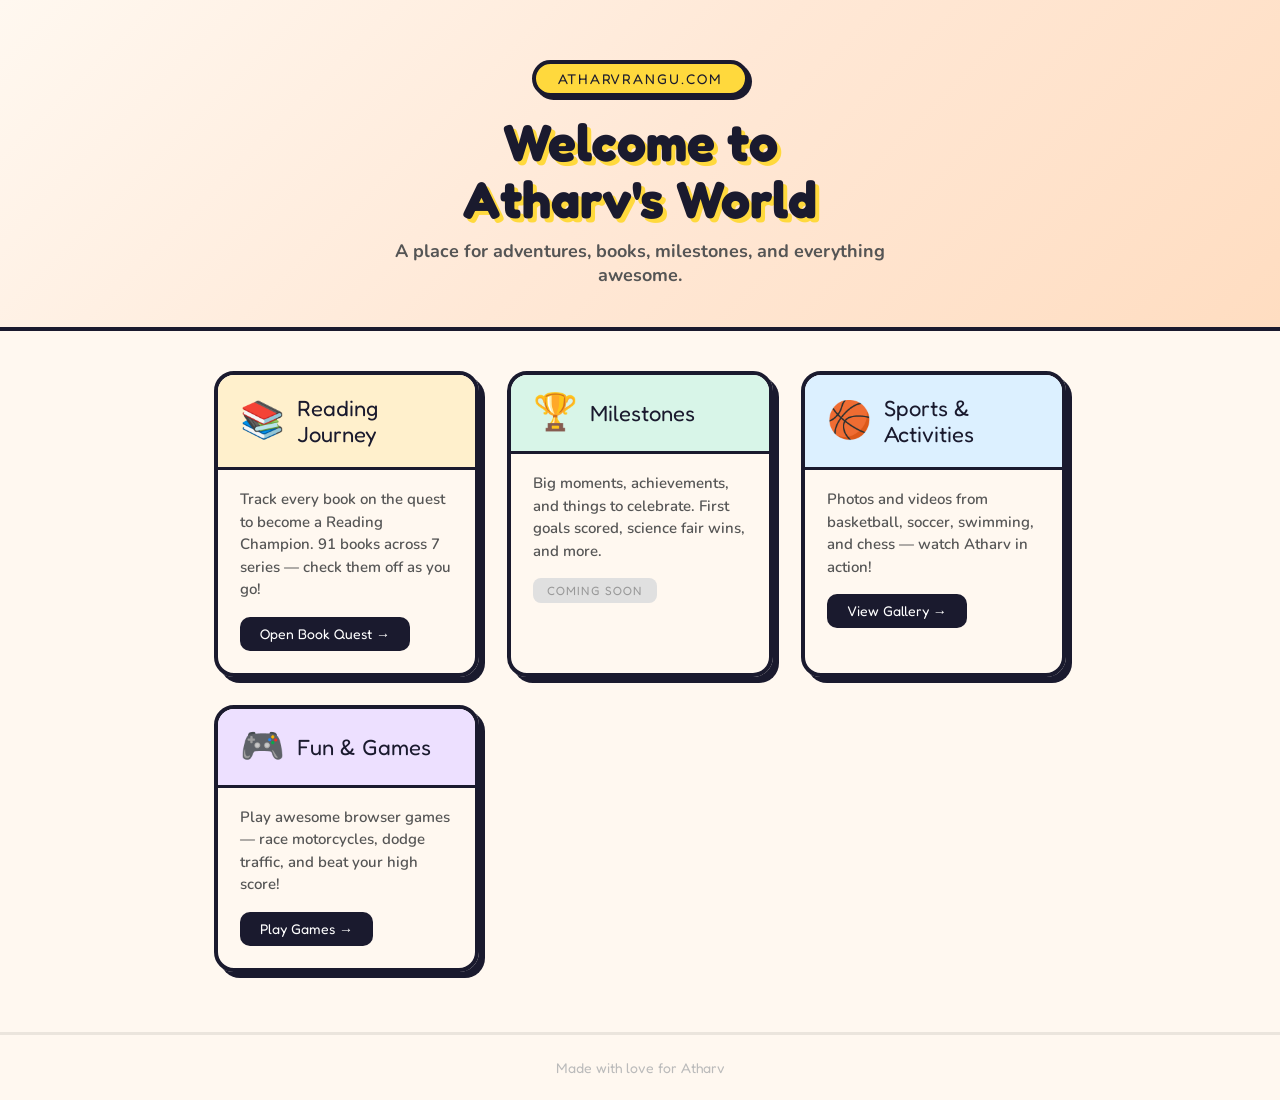
<file: index.html>
<!DOCTYPE html>
<html lang="en">
<head>
<meta charset="UTF-8">
<meta name="viewport" content="width=device-width, initial-scale=1.0">
<title>Atharv's World</title>
<link href="https://fonts.googleapis.com/css2?family=Fredoka+One&family=Nunito:wght@400;600;700;800&display=swap" rel="stylesheet">
<link rel="stylesheet" href="/assets/style.css">
<style>
  /* HERO */
  .hero {
    text-align: center;
    padding: 60px 24px 40px;
    background: linear-gradient(135deg, #FFF8F0 0%, #FFE8D6 50%, #FFDDC1 100%);
    border-bottom: 4px solid var(--text);
  }
  .hero-badge {
    display: inline-block;
    background: var(--yellow);
    border: 4px solid var(--text);
    border-radius: 50px;
    padding: 6px 22px;
    font-family: 'Fredoka One', cursive;
    font-size: 14px;
    letter-spacing: 2px;
    text-transform: uppercase;
    margin-bottom: 16px;
    box-shadow: 3px 3px 0 var(--text);
  }
  .hero h1 {
    font-family: 'Fredoka One', cursive;
    font-size: 52px;
    line-height: 1.1;
    color: var(--text);
    text-shadow: 4px 4px 0 var(--yellow);
    margin-bottom: 12px;
  }
  .hero p {
    font-size: 18px;
    font-weight: 700;
    color: #555;
    max-width: 500px;
    margin: 0 auto;
  }

  /* SECTIONS GRID */
  .sections {
    max-width: 900px;
    margin: 0 auto;
    padding: 40px 24px 60px;
    display: grid;
    grid-template-columns: repeat(auto-fit, minmax(260px, 1fr));
    gap: 28px;
  }

  /* CARD */
  .card {
    border: 4px solid var(--text);
    border-radius: 20px;
    overflow: hidden;
    box-shadow: 6px 6px 0 var(--text);
    transition: transform 0.15s, box-shadow 0.15s;
    display: flex;
    flex-direction: column;
  }
  .card:hover {
    transform: translate(-3px, -3px);
    box-shadow: 9px 9px 0 var(--text);
  }
  .card-header {
    padding: 20px 22px;
    border-bottom: 3px solid var(--text);
    display: flex;
    align-items: center;
    gap: 12px;
  }
  .card-icon {
    font-size: 36px;
    line-height: 1;
  }
  .card-title {
    font-family: 'Fredoka One', cursive;
    font-size: 22px;
  }
  .card-body {
    padding: 18px 22px 22px;
    flex: 1;
  }
  .card-body p {
    font-size: 15px;
    font-weight: 600;
    color: #555;
    line-height: 1.5;
    margin-bottom: 16px;
  }
  .card-link {
    display: inline-block;
    background: var(--text);
    color: white;
    font-family: 'Fredoka One', cursive;
    font-size: 14px;
    padding: 8px 20px;
    border-radius: 10px;
    transition: background 0.2s;
  }
  .card-link:hover {
    background: var(--orange);
  }

  /* CARD COLORS */
  .card-reading .card-header { background: #FFF0CC; }
  .card-milestones .card-header { background: #D8F5E8; }
  .card-photos .card-header { background: #DCF0FF; }
  .card-games .card-header { background: #EDE0FF; }

  /* COMING SOON BADGE */
  .coming-soon {
    display: inline-block;
    background: #e0e0e0;
    color: #999;
    font-family: 'Fredoka One', cursive;
    font-size: 12px;
    padding: 5px 14px;
    border-radius: 8px;
    letter-spacing: 1px;
    text-transform: uppercase;
  }

  /* FOOTER */
  .footer {
    text-align: center;
    padding: 24px;
    border-top: 3px solid rgba(0,0,0,0.08);
    font-family: 'Fredoka One', cursive;
    font-size: 14px;
    color: #bbb;
  }
</style>
</head>
<body>

<div class="hero">
  <div class="hero-badge">atharvrangu.com</div>
  <h1>Welcome to<br>Atharv's World</h1>
  <p>A place for adventures, books, milestones, and everything awesome.</p>
</div>

<div class="sections">

  <!-- Reading Journey -->
  <a href="/reading/" class="card card-reading">
    <div class="card-header">
      <span class="card-icon">📚</span>
      <span class="card-title">Reading Journey</span>
    </div>
    <div class="card-body">
      <p>Track every book on the quest to become a Reading Champion. 91 books across 7 series — check them off as you go!</p>
      <span class="card-link">Open Book Quest &rarr;</span>
    </div>
  </a>

  <!-- Milestones (placeholder) -->
  <div class="card card-milestones">
    <div class="card-header">
      <span class="card-icon">🏆</span>
      <span class="card-title">Milestones</span>
    </div>
    <div class="card-body">
      <p>Big moments, achievements, and things to celebrate. First goals scored, science fair wins, and more.</p>
      <span class="coming-soon">Coming Soon</span>
    </div>
  </div>

  <!-- Photos (placeholder) -->
  <a href="/gallery/" class="card card-photos">
    <div class="card-header">
      <span class="card-icon">🏀</span>
      <span class="card-title">Sports &amp; Activities</span>
    </div>
    <div class="card-body">
      <p>Photos and videos from basketball, soccer, swimming, and chess — watch Atharv in action!</p>
      <span class="card-link">View Gallery &rarr;</span>
    </div>
  </a>

  <!-- Games -->
  <a href="/games/" class="card card-games">
    <div class="card-header">
      <span class="card-icon">🎮</span>
      <span class="card-title">Fun & Games</span>
    </div>
    <div class="card-body">
      <p>Play awesome browser games — race motorcycles, dodge traffic, and beat your high score!</p>
      <span class="card-link">Play Games &rarr;</span>
    </div>
  </a>

</div>

<div class="footer">
  Made with love for Atharv
</div>

</body>
</html>
</file>
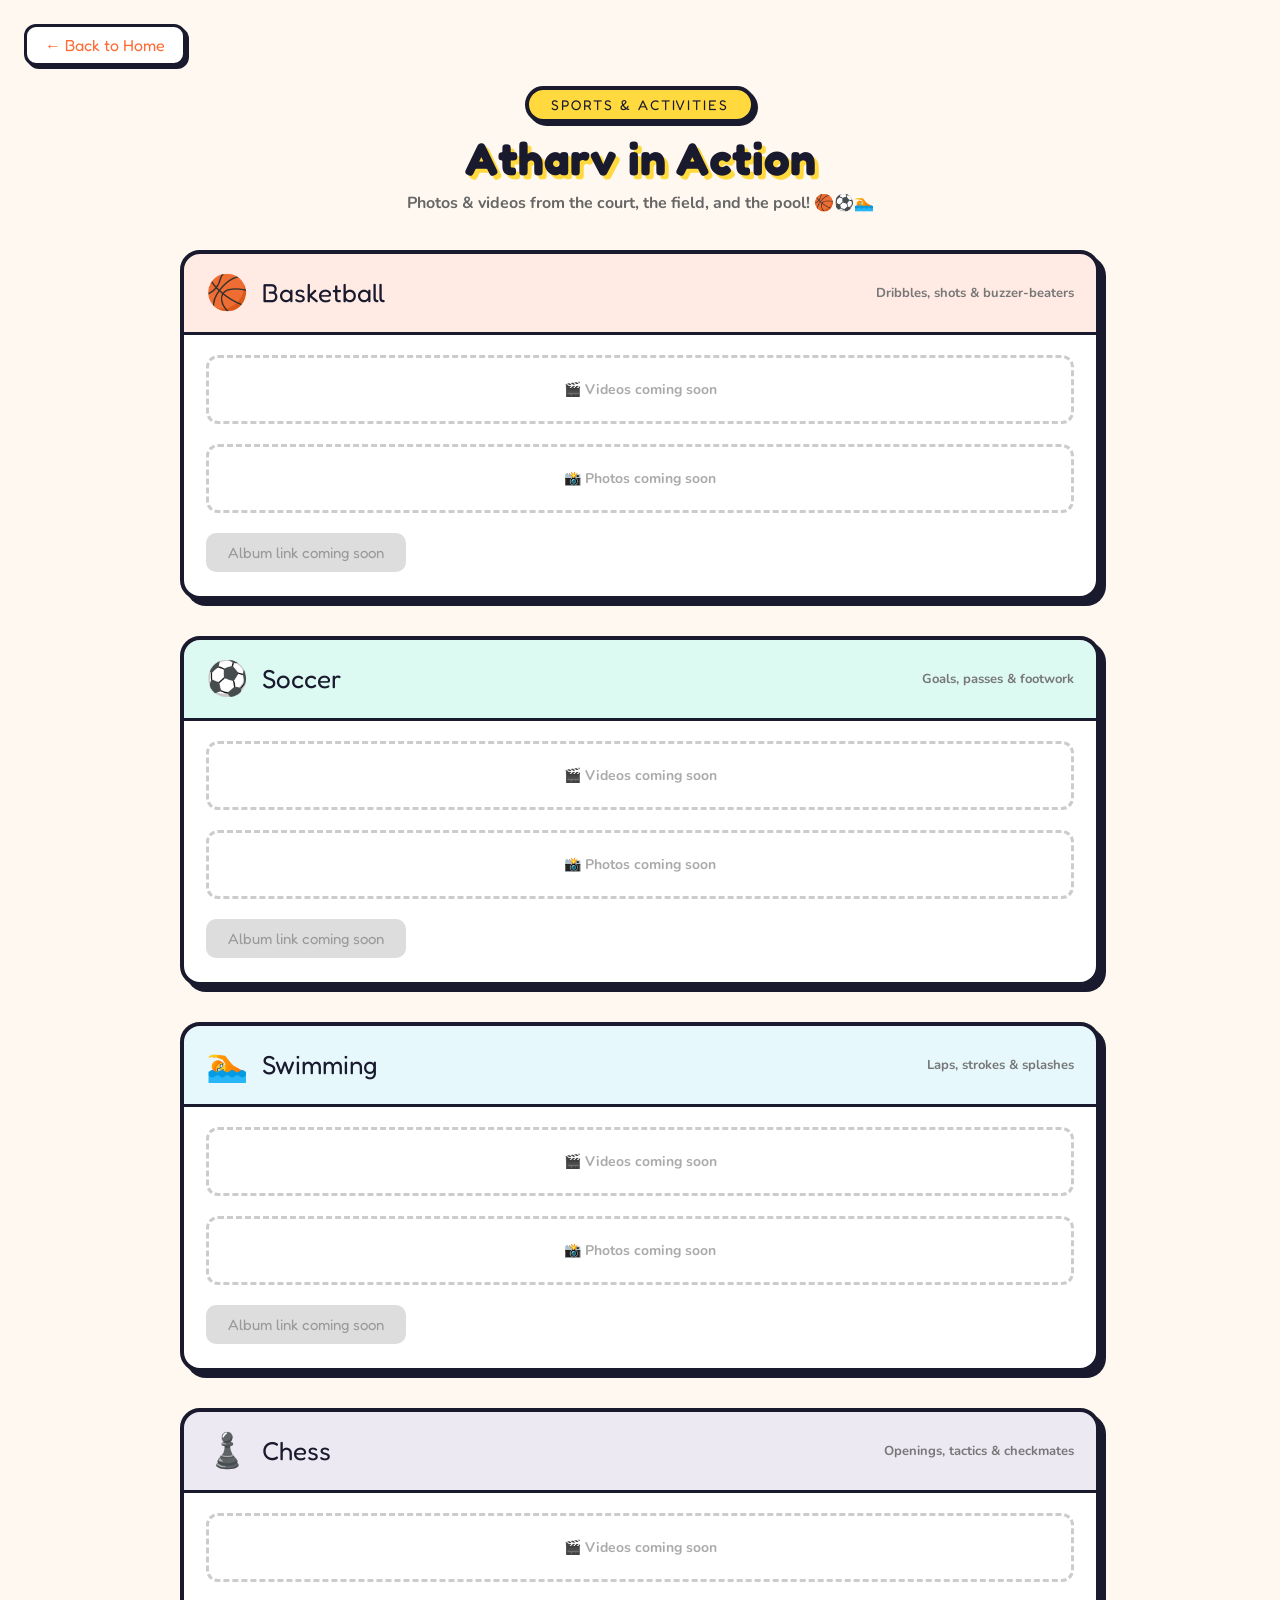
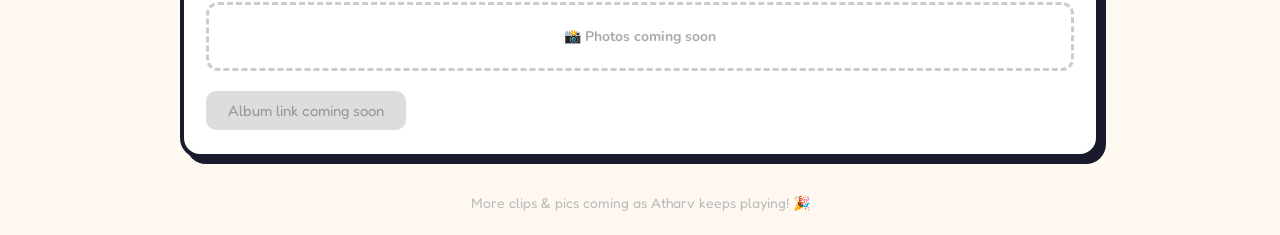
<file: gallery/index.html>
<!DOCTYPE html>
<html lang="en">
<head>
<meta charset="UTF-8">
<meta name="viewport" content="width=device-width, initial-scale=1.0">
<title>Atharv's Sports & Activities</title>
<link href="https://fonts.googleapis.com/css2?family=Fredoka+One&family=Nunito:wght@400;600;700;800&display=swap" rel="stylesheet">
<style>
  :root {
    --yellow: #FFD93D; --orange: #FF6B35; --pink: #FF6B9D; --green: #06D6A0;
    --blue: #4CC9F0; --purple: #7B5EA7; --red: #EF233C; --bg: #FFF8F0; --text: #1A1A2E;
  }
  * { margin: 0; padding: 0; box-sizing: border-box; }
  body { font-family: 'Nunito', sans-serif; background: var(--bg); color: var(--text); min-height: 100vh; padding: 24px; }
  a { text-decoration: none; color: inherit; }

  .back-link {
    display: inline-block; margin-bottom: 20px; font-family: 'Fredoka One', cursive; font-size: 16px;
    color: var(--orange); border: 3px solid var(--text); border-radius: 12px; padding: 8px 18px;
    background: white; box-shadow: 3px 3px 0 var(--text); transition: transform 0.1s, box-shadow 0.1s;
  }
  .back-link:hover { transform: translate(-2px, -2px); box-shadow: 5px 5px 0 var(--text); }

  .header { text-align: center; margin-bottom: 36px; }
  .header-badge {
    display: inline-block; background: var(--yellow); border: 4px solid var(--text); border-radius: 50px;
    padding: 6px 22px; font-family: 'Fredoka One', cursive; font-size: 14px; letter-spacing: 2px;
    text-transform: uppercase; margin-bottom: 10px; box-shadow: 3px 3px 0 var(--text);
  }
  h1 { font-family: 'Fredoka One', cursive; font-size: 46px; line-height: 1.1; text-shadow: 4px 4px 0 var(--yellow); }
  .subtitle { font-size: 16px; font-weight: 700; color: #666; margin-top: 8px; }

  .container { max-width: 920px; margin: 0 auto; }

  .sport {
    border: 4px solid var(--text); border-radius: 20px; overflow: hidden;
    box-shadow: 6px 6px 0 var(--text); margin-bottom: 36px; background: white;
  }
  .sport-header {
    display: flex; align-items: center; gap: 14px; padding: 16px 22px; border-bottom: 3px solid var(--text);
  }
  .sport-emoji { font-size: 34px; }
  .sport-title { font-family: 'Fredoka One', cursive; font-size: 26px; flex: 1; }
  .sport-tag { font-size: 13px; font-weight: 700; color: #777; }
  .sport-body { padding: 20px 22px 24px; }

  .block-label {
    font-family: 'Fredoka One', cursive; font-size: 15px; margin: 4px 0 12px; display: flex; align-items: center; gap: 8px;
  }

  /* Video grid (responsive 16:9) */
  .videos { display: grid; grid-template-columns: repeat(auto-fit, minmax(260px, 1fr)); gap: 16px; margin-bottom: 22px; }
  .video-wrap {
    position: relative; width: 100%; padding-top: 56.25%; border: 3px solid var(--text);
    border-radius: 12px; overflow: hidden; background: #000;
  }
  .video-wrap iframe { position: absolute; inset: 0; width: 100%; height: 100%; border: 0; }

  /* Photo grid */
  .photos { display: grid; grid-template-columns: repeat(auto-fill, minmax(150px, 1fr)); gap: 12px; margin-bottom: 20px; }
  .photo {
    border: 3px solid var(--text); border-radius: 12px; overflow: hidden; aspect-ratio: 1 / 1;
    background: #eee; box-shadow: 3px 3px 0 var(--text);
  }
  .photo img { width: 100%; height: 100%; object-fit: cover; display: block; }

  .empty {
    border: 3px dashed #ccc; border-radius: 12px; padding: 22px; text-align: center;
    font-weight: 700; color: #aaa; font-size: 14px; margin-bottom: 20px;
  }

  .album-btn {
    display: inline-block; background: var(--text); color: white; font-family: 'Fredoka One', cursive;
    font-size: 15px; padding: 10px 22px; border-radius: 10px; transition: background 0.2s;
  }
  .album-btn:hover { background: var(--orange); }
  .album-btn.disabled { background: #ddd; color: #999; pointer-events: none; }

  .footer { text-align: center; margin-top: 36px; font-family: 'Fredoka One', cursive; font-size: 14px; color: #bbb; }
</style>
</head>
<body>

<a href="/" class="back-link">&larr; Back to Home</a>

<div class="header">
  <div class="header-badge">Sports &amp; Activities</div>
  <h1>Atharv in Action</h1>
  <p class="subtitle">Photos &amp; videos from the court, the field, and the pool! 🏀⚽🏊</p>
</div>

<div class="container" id="container"></div>

<div class="footer">More clips &amp; pics coming as Atharv keeps playing! 🎉</div>

<script>
/* =========================================================================
   ADD CONTENT HERE — just fill in each sport's videos, photos, and album.

   videos:  YouTube links or IDs, e.g. "https://youtu.be/AbC123" or "AbC123"
   photos:  image paths in /assets/gallery/<sport>/  e.g. "/assets/gallery/basketball/game1.jpg"
   album:   the Google Photos shared-album link for that sport ("" = hide button)
   ========================================================================= */
const sports = [
  {
    key: 'basketball', name: 'Basketball', emoji: '🏀', accent: '#FF6B35',
    tag: 'Dribbles, shots & buzzer-beaters',
    videos: [],   // e.g. ['https://youtu.be/XXXXXXXXXXX']
    photos: [],   // e.g. ['/assets/gallery/basketball/photo1.jpg']
    album: ''     // e.g. 'https://photos.app.goo.gl/XXXXXXXX'
  },
  {
    key: 'soccer', name: 'Soccer', emoji: '⚽', accent: '#06D6A0',
    tag: 'Goals, passes & footwork',
    videos: [],
    photos: [],
    album: ''
  },
  {
    key: 'swimming', name: 'Swimming', emoji: '🏊', accent: '#4CC9F0',
    tag: 'Laps, strokes & splashes',
    videos: [],
    photos: [],
    album: ''
  },
  {
    key: 'chess', name: 'Chess', emoji: '♟️', accent: '#7B5EA7',
    tag: 'Openings, tactics & checkmates',
    videos: [],
    photos: [],
    album: ''
  }
];

// Pull the 11-char video id out of any common YouTube URL form (or accept a bare id)
function ytId(v) {
  if (!v) return '';
  var m = v.match(/(?:youtu\.be\/|v=|embed\/|shorts\/)([A-Za-z0-9_-]{11})/);
  if (m) return m[1];
  if (/^[A-Za-z0-9_-]{11}$/.test(v)) return v;
  return '';
}

function buildSection(s) {
  var sec = document.createElement('section');
  sec.className = 'sport';
  sec.style.boxShadow = '6px 6px 0 ' + '#1A1A2E';

  var header = '<div class="sport-header" style="background:' + s.accent + '22">' +
    '<span class="sport-emoji">' + s.emoji + '</span>' +
    '<span class="sport-title">' + s.name + '</span>' +
    '<span class="sport-tag">' + s.tag + '</span></div>';

  var body = '<div class="sport-body">';

  // Videos
  var vids = (s.videos || []).map(ytId).filter(Boolean);
  if (vids.length) {
    body += '<div class="block-label">🎬 Videos</div><div class="videos">';
    vids.forEach(function(id) {
      body += '<div class="video-wrap"><iframe src="https://www.youtube.com/embed/' + id +
        '" title="' + s.name + ' video" loading="lazy" allowfullscreen ' +
        'allow="accelerometer; autoplay; clipboard-write; encrypted-media; gyroscope; picture-in-picture"></iframe></div>';
    });
    body += '</div>';
  } else {
    body += '<div class="empty">🎬 Videos coming soon</div>';
  }

  // Photos
  var pics = s.photos || [];
  if (pics.length) {
    body += '<div class="block-label">📸 Photos</div><div class="photos">';
    pics.forEach(function(p) {
      var src = typeof p === 'string' ? p : p.src;
      body += '<a class="photo" href="' + src + '" target="_blank"><img src="' + src +
        '" alt="' + s.name + ' photo" loading="lazy"></a>';
    });
    body += '</div>';
  } else {
    body += '<div class="empty">📸 Photos coming soon</div>';
  }

  // Album link
  if (s.album) {
    body += '<a class="album-btn" href="' + s.album + '" target="_blank">See all ' + s.name + ' photos &rarr;</a>';
  } else {
    body += '<span class="album-btn disabled">Album link coming soon</span>';
  }

  body += '</div>';
  sec.innerHTML = header + body;
  return sec;
}

var container = document.getElementById('container');
sports.forEach(function(s) { container.appendChild(buildSection(s)); });
</script>
</body>
</html>
</file>
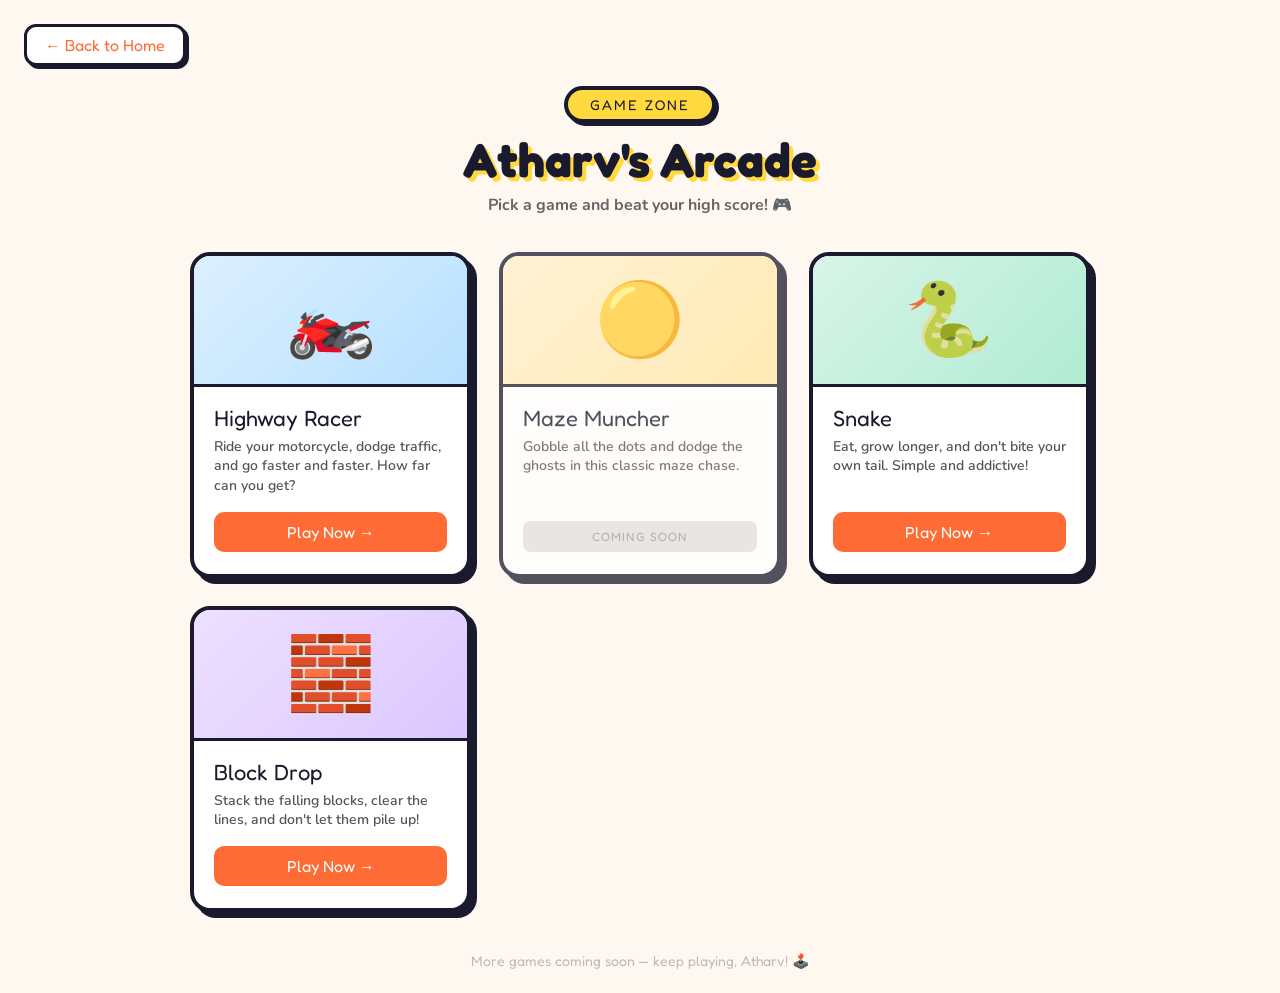
<file: games/index.html>
<!DOCTYPE html>
<html lang="en">
<head>
<meta charset="UTF-8">
<meta name="viewport" content="width=device-width, initial-scale=1.0">
<title>Atharv's Game Zone</title>
<link href="https://fonts.googleapis.com/css2?family=Fredoka+One&family=Nunito:wght@400;600;700;800&display=swap" rel="stylesheet">
<style>
  :root {
    --yellow: #FFD93D;
    --orange: #FF6B35;
    --pink: #FF6B9D;
    --green: #06D6A0;
    --blue: #4CC9F0;
    --purple: #7B5EA7;
    --red: #EF233C;
    --teal: #0CB0A9;
    --bg: #FFF8F0;
    --text: #1A1A2E;
  }
  * { margin: 0; padding: 0; box-sizing: border-box; }
  body {
    font-family: 'Nunito', sans-serif;
    background: var(--bg);
    color: var(--text);
    min-height: 100vh;
    padding: 24px;
  }
  a { text-decoration: none; color: inherit; }

  .back-link {
    display: inline-block;
    margin-bottom: 20px;
    font-family: 'Fredoka One', cursive;
    font-size: 16px;
    color: var(--orange);
    border: 3px solid var(--text);
    border-radius: 12px;
    padding: 8px 18px;
    background: white;
    box-shadow: 3px 3px 0 var(--text);
    transition: transform 0.1s, box-shadow 0.1s;
  }
  .back-link:hover { transform: translate(-2px, -2px); box-shadow: 5px 5px 0 var(--text); }

  .header { text-align: center; margin-bottom: 36px; }
  .header-badge {
    display: inline-block;
    background: var(--yellow);
    border: 4px solid var(--text);
    border-radius: 50px;
    padding: 6px 22px;
    font-family: 'Fredoka One', cursive;
    font-size: 14px;
    letter-spacing: 2px;
    text-transform: uppercase;
    margin-bottom: 10px;
    box-shadow: 3px 3px 0 var(--text);
  }
  h1 {
    font-family: 'Fredoka One', cursive;
    font-size: 48px;
    line-height: 1.1;
    text-shadow: 4px 4px 0 var(--yellow);
  }
  .subtitle { font-size: 16px; font-weight: 700; color: #666; margin-top: 8px; }

  .games-grid {
    max-width: 900px;
    margin: 0 auto;
    display: grid;
    grid-template-columns: repeat(auto-fit, minmax(240px, 1fr));
    gap: 28px;
  }

  .game-card {
    border: 4px solid var(--text);
    border-radius: 20px;
    overflow: hidden;
    box-shadow: 6px 6px 0 var(--text);
    transition: transform 0.15s, box-shadow 0.15s;
    display: flex;
    flex-direction: column;
    background: white;
  }
  .game-card.playable:hover { transform: translate(-3px, -3px); box-shadow: 9px 9px 0 var(--text); }
  .game-card.soon { opacity: 0.75; }

  .game-art {
    font-size: 72px;
    text-align: center;
    padding: 28px 0;
    border-bottom: 3px solid var(--text);
    line-height: 1;
  }
  .game-art-racer { background: linear-gradient(135deg, #DCF0FF, #B8E0FF); }
  .game-art-pacman { background: linear-gradient(135deg, #FFF0CC, #FFE6A0); }
  .game-art-snake { background: linear-gradient(135deg, #D8F5E8, #B0EBD2); }
  .game-art-tetris { background: linear-gradient(135deg, #EDE0FF, #DCC8FF); }

  .game-body { padding: 18px 20px 22px; flex: 1; display: flex; flex-direction: column; }
  .game-title { font-family: 'Fredoka One', cursive; font-size: 22px; margin-bottom: 6px; }
  .game-desc { font-size: 14px; font-weight: 600; color: #555; line-height: 1.4; margin-bottom: 16px; flex: 1; }

  .play-btn {
    display: inline-block;
    background: var(--orange);
    color: white;
    font-family: 'Fredoka One', cursive;
    font-size: 16px;
    padding: 10px 22px;
    border-radius: 10px;
    text-align: center;
    transition: background 0.2s;
  }
  .game-card.playable:hover .play-btn { background: var(--red); }

  .soon-badge {
    display: inline-block;
    background: #e0e0e0;
    color: #999;
    font-family: 'Fredoka One', cursive;
    font-size: 12px;
    padding: 8px 16px;
    border-radius: 8px;
    letter-spacing: 1px;
    text-transform: uppercase;
    text-align: center;
  }

  .footer {
    text-align: center;
    margin-top: 40px;
    font-family: 'Fredoka One', cursive;
    font-size: 14px;
    color: #bbb;
  }
</style>
</head>
<body>

<a href="/" class="back-link">&larr; Back to Home</a>

<div class="header">
  <div class="header-badge">Game Zone</div>
  <h1>Atharv's Arcade</h1>
  <p class="subtitle">Pick a game and beat your high score! 🎮</p>
</div>

<div class="games-grid">

  <!-- Motorcycle Racer (playable) -->
  <a href="/games/racer/" class="game-card playable">
    <div class="game-art game-art-racer">🏍️</div>
    <div class="game-body">
      <div class="game-title">Highway Racer</div>
      <div class="game-desc">Ride your motorcycle, dodge traffic, and go faster and faster. How far can you get?</div>
      <span class="play-btn">Play Now &rarr;</span>
    </div>
  </a>

  <!-- Pac-Man style (coming soon) -->
  <div class="game-card soon">
    <div class="game-art game-art-pacman">🟡</div>
    <div class="game-body">
      <div class="game-title">Maze Muncher</div>
      <div class="game-desc">Gobble all the dots and dodge the ghosts in this classic maze chase.</div>
      <span class="soon-badge">Coming Soon</span>
    </div>
  </div>

  <!-- Snake (playable) -->
  <a href="/games/snake/" class="game-card playable">
    <div class="game-art game-art-snake">🐍</div>
    <div class="game-body">
      <div class="game-title">Snake</div>
      <div class="game-desc">Eat, grow longer, and don't bite your own tail. Simple and addictive!</div>
      <span class="play-btn">Play Now &rarr;</span>
    </div>
  </a>

  <!-- Block Drop (playable) -->
  <a href="/games/blockdrop/" class="game-card playable">
    <div class="game-art game-art-tetris">🧱</div>
    <div class="game-body">
      <div class="game-title">Block Drop</div>
      <div class="game-desc">Stack the falling blocks, clear the lines, and don't let them pile up!</div>
      <span class="play-btn">Play Now &rarr;</span>
    </div>
  </a>

</div>

<div class="footer">
  More games coming soon — keep playing, Atharv! 🕹️
</div>

</body>
</html>
</file>
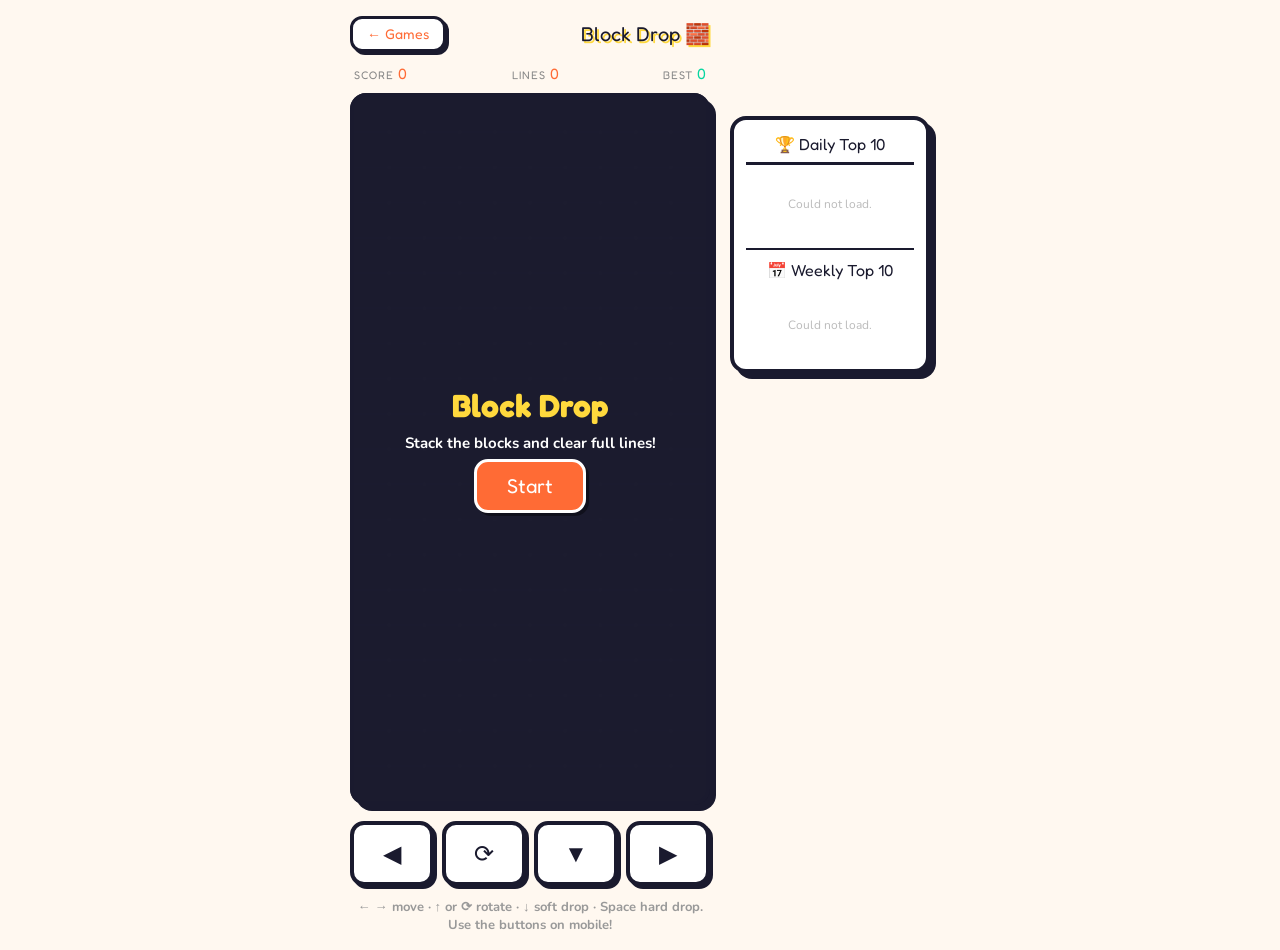
<file: games/blockdrop/index.html>
<!DOCTYPE html>
<html lang="en">
<head>
<meta charset="UTF-8">
<meta name="viewport" content="width=device-width, initial-scale=1.0, maximum-scale=1.0, user-scalable=no">
<title>Block Drop 🧱</title>
<link href="https://fonts.googleapis.com/css2?family=Fredoka+One&family=Nunito:wght@400;600;700;800&display=swap" rel="stylesheet">
<style>
  :root {
    --yellow: #FFD93D; --orange: #FF6B35; --green: #06D6A0; --blue: #4CC9F0;
    --red: #EF233C; --bg: #FFF8F0; --text: #1A1A2E;
  }
  * { margin: 0; padding: 0; box-sizing: border-box; }
  body {
    font-family: 'Nunito', sans-serif; background: var(--bg); color: var(--text);
    min-height: 100vh; padding: 16px; display: flex; flex-direction: column; align-items: center;
    -webkit-user-select: none; user-select: none;
  }
  a { text-decoration: none; color: inherit; }
  .topbar { width: 100%; max-width: 360px; display: flex; justify-content: space-between; align-items: center; margin-bottom: 12px; }
  .back-link { font-family: 'Fredoka One', cursive; font-size: 14px; color: var(--orange); border: 3px solid var(--text); border-radius: 12px; padding: 6px 14px; background: white; box-shadow: 3px 3px 0 var(--text); }
  .title { font-family: 'Fredoka One', cursive; font-size: 20px; text-shadow: 2px 2px 0 var(--yellow); }
  .scorebar { width: 100%; max-width: 360px; display: flex; justify-content: space-between; font-family: 'Fredoka One', cursive; font-size: 15px; margin-bottom: 10px; padding: 0 4px; }
  .scorebar .label { color: #888; font-size: 11px; letter-spacing: 1px; text-transform: uppercase; }
  .scorebar .val { color: var(--orange); }
  .scorebar .val.best { color: var(--green); }
  .stage { position: relative; width: 100%; max-width: 360px; }
  canvas { display: block; width: 100%; height: auto; border: 4px solid var(--text); border-radius: 16px; box-shadow: 6px 6px 0 var(--text); background: #20202e; touch-action: none; }
  .overlay { position: absolute; inset: 0; background: rgba(26,26,46,0.85); border-radius: 16px; display: flex; flex-direction: column; align-items: center; justify-content: center; text-align: center; color: white; padding: 24px; }
  .overlay.hidden { display: none; }
  .overlay h2 { font-family: 'Fredoka One', cursive; font-size: 32px; margin-bottom: 8px; color: var(--yellow); }
  .overlay p { font-size: 15px; font-weight: 700; margin-bottom: 6px; max-width: 260px; }
  .overlay .big-score { font-family: 'Fredoka One', cursive; font-size: 36px; color: white; margin: 6px 0 10px; }
  .overlay .big-score.hidden { display: none; }
  .btn { background: var(--orange); color: white; border: 3px solid white; border-radius: 14px; padding: 12px 30px; font-family: 'Fredoka One', cursive; font-size: 20px; cursor: pointer; box-shadow: 3px 3px 0 rgba(0,0,0,0.4); }
  .btn:active { transform: translateY(2px); }
  .controls { width: 100%; max-width: 360px; margin-top: 16px; display: grid; grid-template-columns: repeat(4, 1fr); gap: 8px; }
  .cbtn { background: white; border: 4px solid var(--text); border-radius: 14px; box-shadow: 3px 3px 0 var(--text); font-size: 24px; padding: 14px 0; text-align: center; cursor: pointer; touch-action: none; font-family: 'Fredoka One', cursive; }
  .cbtn:active { transform: translate(2px,2px); box-shadow: 1px 1px 0 var(--text); }
  .hint { margin-top: 12px; font-size: 13px; font-weight: 700; color: #999; text-align: center; max-width: 360px; }

  /* === LEADERBOARD LAYOUT === */
  .game-wrapper { display: flex; gap: 20px; align-items: flex-start; justify-content: center; width: 100%; max-width: 610px; }
  .game-col { display: flex; flex-direction: column; align-items: center; width: 100%; max-width: 360px; }
  .lb-panel { flex: 0 0 200px; background: white; border: 4px solid var(--text); border-radius: 16px; box-shadow: 6px 6px 0 var(--text); padding: 14px 12px; margin-top: 100px; }
  .lb-panel-title { font-family: 'Fredoka One', cursive; font-size: 16px; text-align: center; margin-bottom: 10px; padding-bottom: 8px; border-bottom: 3px solid var(--text); }
  .lb-panel-title-week { margin-top: 14px; padding-top: 10px; border-top: 2px solid var(--text); border-bottom: none; padding-bottom: 6px; }
  .lb-row { display: flex; align-items: center; gap: 5px; padding: 5px 2px; border-bottom: 1px solid #f0f0f0; font-size: 12px; font-weight: 700; }
  .lb-row:last-child { border-bottom: none; }
  .lb-rank { flex: 0 0 28px; font-family: 'Fredoka One', cursive; font-size: 13px; }
  .lb-name { flex: 1; overflow: hidden; text-overflow: ellipsis; white-space: nowrap; color: var(--text); }
  .lb-score { color: var(--orange); font-family: 'Fredoka One', cursive; font-size: 13px; }
  .lb-empty, .lb-loading { color: #bbb; font-size: 12px; text-align: center; padding: 20px 4px; line-height: 1.6; }
  /* Name entry inside overlay */
  .name-entry { width: 100%; text-align: center; margin: 4px 0 8px; display: none; }
  .name-entry .ne-label { font-size: 13px; color: var(--yellow); font-weight: 800; margin-bottom: 8px; }
  .name-entry input { width: 190px; padding: 8px 12px; border-radius: 10px; border: 3px solid white; font-family: 'Nunito', sans-serif; font-size: 15px; font-weight: 700; background: rgba(255,255,255,0.15); color: white; outline: none; text-align: center; display: block; margin: 0 auto 10px; }
  .name-entry input::placeholder { color: rgba(255,255,255,0.5); }
  .ne-btns { display: flex; gap: 8px; justify-content: center; }
  .ne-btn { padding: 8px 20px !important; font-size: 15px !important; line-height: 1 !important; }
  .ne-btn-skip { background: rgba(255,255,255,0.2) !important; }
  @media (max-width: 640px) {
    .game-wrapper { flex-direction: column; align-items: center; }
    .lb-panel { flex: none; width: 100%; max-width: 360px; margin-top: 16px; }
  }
</style>
</head>
<body>
<div class="game-wrapper">
  <div class="game-col">
    <div class="topbar">
      <a href="/games/" class="back-link">&larr; Games</a>
      <span class="title">Block Drop 🧱</span>
    </div>
    <div class="scorebar">
      <div><span class="label">Score</span> <span class="val" id="score">0</span></div>
      <div><span class="label">Lines</span> <span class="val" id="lines">0</span></div>
      <div><span class="label">Best</span> <span class="val best" id="best">0</span></div>
    </div>
    <div class="stage">
      <canvas id="game" width="240" height="480"></canvas>
      <div class="overlay" id="overlay">
        <h2 id="ov-title">Block Drop</h2>
        <p id="ov-text">Stack the blocks and clear full lines!</p>
        <div class="big-score hidden" id="ov-score"></div>
        <div class="name-entry" id="name-entry">
          <div class="ne-label">🏆 You made Top 10!</div>
          <input type="text" id="nm-input" maxlength="20" placeholder="Your name" autocomplete="off">
          <div class="ne-btns">
            <button class="btn ne-btn" id="nm-submit">Save</button>
            <button class="btn ne-btn ne-btn-skip" id="nm-skip">Skip</button>
          </div>
        </div>
        <button class="btn" id="startBtn">Start</button>
      </div>
    </div>
    <div class="controls">
      <div class="cbtn" id="leftBtn">◀</div>
      <div class="cbtn" id="rotateBtn">⟳</div>
      <div class="cbtn" id="downBtn">▼</div>
      <div class="cbtn" id="rightBtn">▶</div>
    </div>
    <p class="hint">← → move · ↑ or ⟳ rotate · ↓ soft drop · Space hard drop. Use the buttons on mobile!</p>
  </div>

  <div class="lb-panel">
    <div class="lb-panel-title">🏆 Daily Top 10</div>
    <div id="lb-list-daily"><div class="lb-loading">Loading…</div></div>
    <div class="lb-panel-title lb-panel-title-week">📅 Weekly Top 10</div>
    <div id="lb-list-weekly"><div class="lb-loading">Loading…</div></div>
  </div>
</div>

<script>
(function() {
  var canvas = document.getElementById('game');
  var ctx = canvas.getContext('2d');
  var COLS = 10, ROWS = 20, CELL = 24;
  var GAME_KEY = 'blockdrop';

  var COLORS = { I:'#4CC9F0', O:'#FFD93D', T:'#7B5EA7', S:'#06D6A0', Z:'#EF233C', J:'#FF6B35', L:'#FF6B9D' };
  var SHAPES = {
    I:[[0,1],[1,1],[2,1],[3,1]], O:[[0,0],[1,0],[0,1],[1,1]], T:[[0,1],[1,1],[2,1],[1,0]],
    S:[[1,0],[2,0],[0,1],[1,1]], Z:[[0,0],[1,0],[1,1],[2,1]], J:[[0,0],[0,1],[1,1],[2,1]], L:[[2,0],[0,1],[1,1],[2,1]]
  };
  var TYPES = ['I','O','T','S','Z','J','L'];

  var grid, piece, state = 'start', score = 0, lines = 0, level = 1;
  var best = parseInt(localStorage.getItem('blockDropHighScore') || '0', 10);
  var dropMs = 700, acc = 0, lastTime = performance.now();
  document.getElementById('best').textContent = best;

  function emptyGrid() {
    var g = [];
    for (var y=0;y<ROWS;y++) g.push(new Array(COLS).fill(null));
    return g;
  }

  function newPiece() {
    var t = TYPES[Math.floor(Math.random()*TYPES.length)];
    return { type: t, cells: SHAPES[t].map(function(c){ return {x:c[0],y:c[1]}; }), ox: 3, oy: 0 };
  }

  function cellsAbs(p) {
    return p.cells.map(function(c){ return {x: c.x+p.ox, y: c.y+p.oy}; });
  }

  function collides(p) {
    return cellsAbs(p).some(function(c){
      if (c.x < 0 || c.x >= COLS || c.y >= ROWS) return true;
      if (c.y >= 0 && grid[c.y][c.x]) return true;
      return false;
    });
  }

  function rotate(p) {
    if (p.type === 'O') return p;
    var rotated = p.cells.map(function(c){ return {x:-(c.y-1)+1, y:(c.x-1)+1}; });
    var test = { type:p.type, cells:rotated, ox:p.ox, oy:p.oy };
    var kicks = [0,-1,1,-2,2];
    for (var i=0;i<kicks.length;i++) { test.ox = p.ox + kicks[i]; if (!collides(test)) return test; }
    return p;
  }

  function lockPiece() {
    cellsAbs(piece).forEach(function(c){ if (c.y>=0) grid[c.y][c.x] = COLORS[piece.type]; });
    sndLock();
    clearLines();
    piece = newPiece();
    if (collides(piece)) gameOver();
  }

  function clearLines() {
    var cleared = 0;
    for (var y=ROWS-1;y>=0;y--) {
      if (grid[y].every(function(c){ return c; })) {
        grid.splice(y,1); grid.unshift(new Array(COLS).fill(null)); cleared++; y++;
      }
    }
    if (cleared > 0) {
      var prevLevel = level;
      lines += cleared;
      score += [0,40,100,300,1200][cleared] * level;
      level = 1 + Math.floor(lines/10);
      dropMs = Math.max(120, 700 - (level-1)*60);
      document.getElementById('score').textContent = score;
      document.getElementById('lines').textContent = lines;
      sndClear(cleared);
      if (level > prevLevel) setTimeout(sndLevelUp, 280);
    }
  }

  function softDrop() {
    var test = { type:piece.type, cells:piece.cells, ox:piece.ox, oy:piece.oy+1 };
    if (collides(test)) lockPiece(); else piece.oy++;
  }

  function hardDrop() {
    while (true) {
      var test = { type:piece.type, cells:piece.cells, ox:piece.ox, oy:piece.oy+1 };
      if (collides(test)) break; piece.oy++;
    }
    lockPiece();
  }

  function move(dx) {
    var test = { type:piece.type, cells:piece.cells, ox:piece.ox+dx, oy:piece.oy };
    if (!collides(test)) piece.ox += dx;
  }

  function startGame() {
    document.getElementById('name-entry').style.display = 'none';
    document.getElementById('startBtn').style.display = '';
    grid = emptyGrid(); score = 0; lines = 0; level = 1; dropMs = 700; acc = 0;
    piece = newPiece(); state = 'playing';
    document.getElementById('score').textContent = '0';
    document.getElementById('lines').textContent = '0';
    document.getElementById('overlay').classList.add('hidden');
  }

  function gameOver() {
    state = 'over';
    sndGameOver();
    if (score > best) {
      best = score;
      localStorage.setItem('blockDropHighScore', String(best));
      document.getElementById('best').textContent = best;
    }
    document.getElementById('ov-title').textContent = 'Game Over';
    document.getElementById('ov-text').textContent = score >= best && score > 0 ? 'New high score! 🏆' : 'Nice stacking! Go again?';
    var os = document.getElementById('ov-score');
    os.textContent = 'Score: ' + score; os.classList.remove('hidden');
    document.getElementById('startBtn').textContent = 'Play Again';
    document.getElementById('startBtn').style.display = 'none';
    document.getElementById('overlay').classList.remove('hidden');
    checkLeaderboard(score);
  }

  function drawCell(x, y, color) {
    var px = x*CELL, py = y*CELL;
    ctx.fillStyle = color; ctx.fillRect(px+1, py+1, CELL-2, CELL-2);
    ctx.fillStyle = 'rgba(255,255,255,0.25)'; ctx.fillRect(px+1, py+1, CELL-2, 4);
  }

  function draw() {
    ctx.fillStyle = '#20202e'; ctx.fillRect(0,0,canvas.width,canvas.height);
    ctx.strokeStyle = 'rgba(255,255,255,0.05)';
    for (var i=1;i<COLS;i++){ ctx.beginPath(); ctx.moveTo(i*CELL,0); ctx.lineTo(i*CELL,canvas.height); ctx.stroke(); }
    for (var j=1;j<ROWS;j++){ ctx.beginPath(); ctx.moveTo(0,j*CELL); ctx.lineTo(canvas.width,j*CELL); ctx.stroke(); }
    if (grid) for (var y=0;y<ROWS;y++) for (var x=0;x<COLS;x++) if (grid[y][x]) drawCell(x,y,grid[y][x]);
    if (piece && state==='playing') cellsAbs(piece).forEach(function(c){ if (c.y>=0) drawCell(c.x,c.y,COLORS[piece.type]); });
  }

  function loop(now) {
    var dt = now - lastTime; lastTime = now;
    if (dt > 200) dt = 200;
    if (state === 'playing') { acc += dt; while (acc >= dropMs) { softDrop(); acc -= dropMs; } }
    draw();
    requestAnimationFrame(loop);
  }

  window.addEventListener('keydown', function(e){
    var k = e.key.toLowerCase();
    if (['arrowup','arrowdown','arrowleft','arrowright',' '].indexOf(k)>=0) e.preventDefault();
    if (state!=='playing') { if (k===' '||k==='enter') startGame(); return; }
    if (k==='arrowleft'||k==='a') move(-1);
    else if (k==='arrowright'||k==='d') move(1);
    else if (k==='arrowdown'||k==='s') softDrop();
    else if (k==='arrowup'||k==='w') piece = rotate(piece);
    else if (k===' ') hardDrop();
  });

  function bindTap(id, fn) {
    document.getElementById(id).addEventListener('pointerdown', function(e){ e.preventDefault(); if (state==='playing') fn(); });
  }
  bindTap('leftBtn', function(){ move(-1); });
  bindTap('rightBtn', function(){ move(1); });
  bindTap('downBtn', function(){ softDrop(); });
  bindTap('rotateBtn', function(){ piece = rotate(piece); });
  document.getElementById('startBtn').addEventListener('click', startGame);

  // === LEADERBOARD ===
  // === AUDIO ===
  var _ac = null;
  function _ctx() {
    if (!_ac) _ac = new (window.AudioContext || window.webkitAudioContext)();
    if (_ac.state === 'suspended') _ac.resume();
    return _ac;
  }
  function playTone(freq, endFreq, dur, type, vol) {
    try {
      var c = _ctx(), o = c.createOscillator(), g = c.createGain();
      o.connect(g); g.connect(c.destination);
      o.type = type || 'sine';
      o.frequency.setValueAtTime(freq, c.currentTime);
      if (endFreq !== freq) o.frequency.linearRampToValueAtTime(endFreq, c.currentTime + dur);
      g.gain.setValueAtTime(vol || 0.2, c.currentTime);
      g.gain.exponentialRampToValueAtTime(0.001, c.currentTime + dur);
      o.start(c.currentTime); o.stop(c.currentTime + dur);
    } catch(ex) {}
  }
  function sndLock() { playTone(120, 80, 0.09, 'sine', 0.3); }
  function sndClear(n) {
    if (n >= 4) {
      [523, 659, 784, 1047].forEach(function(f, i) {
        setTimeout(function() { playTone(f, f, 0.13, 'square', 0.28); }, i * 65);
      });
    } else {
      var start = [0, 330, 440, 523][n];
      playTone(start, start * 2, 0.2, 'square', 0.22);
    }
  }
  function sndLevelUp() {
    [523, 659, 784, 1047].forEach(function(f, i) {
      setTimeout(function() { playTone(f, f, 0.1, 'sine', 0.2); }, i * 70);
    });
  }
  function sndGameOver() {
    [440, 330, 220, 110].forEach(function(f, i) {
      setTimeout(function() { playTone(f, f * 0.6, 0.18, 'sawtooth', 0.22); }, i * 110);
    });
  }

  var SB_URL = 'https://pvuxvjieyhmjwhzsixuz.supabase.co';
  var SB_KEY = 'eyJhbGciOiJIUzI1NiIsInR5cCI6IkpXVCJ9.eyJpc3MiOiJzdXBhYmFzZSIsInJlZiI6InB2dXh2amlleWhtandoenNpeHV6Iiwicm9sZSI6ImFub24iLCJpYXQiOjE3ODEzODUwOTUsImV4cCI6MjA5Njk2MTA5NX0.X9ZSlPpnZZyxILZC4F5JYHG3wVHXTtdyZMqhmdK2jtM';

  function sbHeaders() {
    return { 'apikey': SB_KEY, 'Authorization': 'Bearer ' + SB_KEY };
  }

  function esc(s) {
    return String(s)
      .replace(/&/g, '&amp;').replace(/</g, '&lt;').replace(/>/g, '&gt;')
      .replace(/"/g, '&quot;').replace(/'/g, '&#x27;');
  }

  function safeEntries(d) {
    return Array.isArray(d) ? d : [];
  }

  function nyOffsetMs(date) {
    var utc = new Date(date.toLocaleString('en-US', { timeZone: 'UTC' }));
    var ny  = new Date(date.toLocaleString('en-US', { timeZone: 'America/New_York' }));
    return ny - utc;
  }

  function getDailyStartISO() {
    var now = new Date();
    var off = nyOffsetMs(now);
    var nyMs = now.getTime() + off;
    var dayStartNy = nyMs - (nyMs % 86400000);
    return new Date(dayStartNy - off).toISOString();
  }

  function getWeeklyStartISO() {
    var now = new Date();
    var off = nyOffsetMs(now);
    var nyMs = now.getTime() + off;
    var dayStartNy = nyMs - (nyMs % 86400000);
    var dow = new Intl.DateTimeFormat('en-US', { timeZone: 'America/New_York', weekday: 'short' }).format(now);
    var days = { Sun: 0, Mon: 1, Tue: 2, Wed: 3, Thu: 4, Fri: 5, Sat: 6 }[dow] || 0;
    var sunStartNy = dayStartNy - days * 86400000;
    var off2 = nyOffsetMs(new Date(sunStartNy - off));
    return new Date(sunStartNy - off2).toISOString();
  }

  function fetchBothBoards() {
    document.getElementById('lb-list-daily').innerHTML = '<div class="lb-loading">Loading…</div>';
    document.getElementById('lb-list-weekly').innerHTML = '<div class="lb-loading">Loading…</div>';
    var base = SB_URL + '/rest/v1/leaderboard?game=eq.' + GAME_KEY + '&order=score.desc&limit=10';
    return Promise.all([
      fetch(base + '&created_at=gte.' + getDailyStartISO(), { headers: sbHeaders() }).then(function(r) { return r.json(); }),
      fetch(base + '&created_at=gte.' + getWeeklyStartISO(), { headers: sbHeaders() }).then(function(r) { return r.json(); })
    ]).then(function(res) {
      renderLeaderboard(safeEntries(res[0]), 'lb-list-daily');
      renderLeaderboard(safeEntries(res[1]), 'lb-list-weekly');
    }).catch(function() {
      document.getElementById('lb-list-daily').innerHTML = '<div class="lb-empty">Could not load.</div>';
      document.getElementById('lb-list-weekly').innerHTML = '<div class="lb-empty">Could not load.</div>';
    });
  }

  function renderLeaderboard(entries, listId) {
    var list = document.getElementById(listId);
    if (!entries.length) {
      list.innerHTML = '<div class="lb-empty">No scores yet!<br>Be the first 🎮</div>';
      return;
    }
    list.innerHTML = entries.map(function(e, i) {
      var medal = i === 0 ? '🥇' : i === 1 ? '🥈' : i === 2 ? '🥉' : (i + 1) + '.';
      var safeScore = Math.floor(Number(e.score)) || 0;
      return '<div class="lb-row">' +
        '<span class="lb-rank">' + medal + '</span>' +
        '<span class="lb-name">' + esc(e.name) + '</span>' +
        '<span class="lb-score">' + safeScore + '</span>' +
        '</div>';
    }).join('');
  }

  function checkLeaderboard(finalScore) {
    if (!Number.isFinite(finalScore) || finalScore <= 0) { showStartBtn(); fetchBothBoards(); return; }
    var base = SB_URL + '/rest/v1/leaderboard?game=eq.' + GAME_KEY + '&order=score.desc&limit=10';
    Promise.all([
      fetch(base + '&created_at=gte.' + getDailyStartISO(), { headers: sbHeaders() }).then(function(r) { return r.json(); }),
      fetch(base + '&created_at=gte.' + getWeeklyStartISO(), { headers: sbHeaders() }).then(function(r) { return r.json(); })
    ]).then(function(res) {
      var daily = safeEntries(res[0]);
      var weekly = safeEntries(res[1]);
      renderLeaderboard(daily, 'lb-list-daily');
      renderLeaderboard(weekly, 'lb-list-weekly');
      var inDaily = daily.length < 10 || finalScore > daily[daily.length - 1].score;
      var inWeekly = weekly.length < 10 || finalScore > weekly[weekly.length - 1].score;
      if (inDaily || inWeekly) { showNameEntry(finalScore); } else { showStartBtn(); }
    }).catch(function() { showStartBtn(); });
  }

  function showNameEntry(finalScore) {
    var ne = document.getElementById('name-entry');
    var inp = document.getElementById('nm-input');
    ne.style.display = 'block';
    inp.value = '';
    setTimeout(function() { try { inp.focus(); } catch(ex) {} }, 100);

    function doSubmit() {
      var name = inp.value.trim().slice(0, 20) || 'Anonymous';
      ne.style.display = 'none';
      fetch(SB_URL + '/rest/v1/leaderboard', {
        method: 'POST',
        headers: Object.assign({}, sbHeaders(), { 'Content-Type': 'application/json', 'Prefer': 'return=minimal' }),
        body: JSON.stringify({ game: GAME_KEY, name: name, score: Math.floor(finalScore) })
      })
      .then(function() { return fetchBothBoards(); })
      .catch(function() {})
      .then(function() { showStartBtn(); });
    }

    document.getElementById('nm-submit').onclick = doSubmit;
    document.getElementById('nm-skip').onclick = function() {
      ne.style.display = 'none';
      showStartBtn();
      fetchBothBoards();
    };
    inp.onkeydown = function(e) { if (e.key === 'Enter') { e.preventDefault(); doSubmit(); } };
  }

  function showStartBtn() {
    document.getElementById('startBtn').style.display = '';
  }

  fetchBothBoards();
  grid = emptyGrid();
  requestAnimationFrame(loop);
})();
</script>
</body>
</html>
</file>
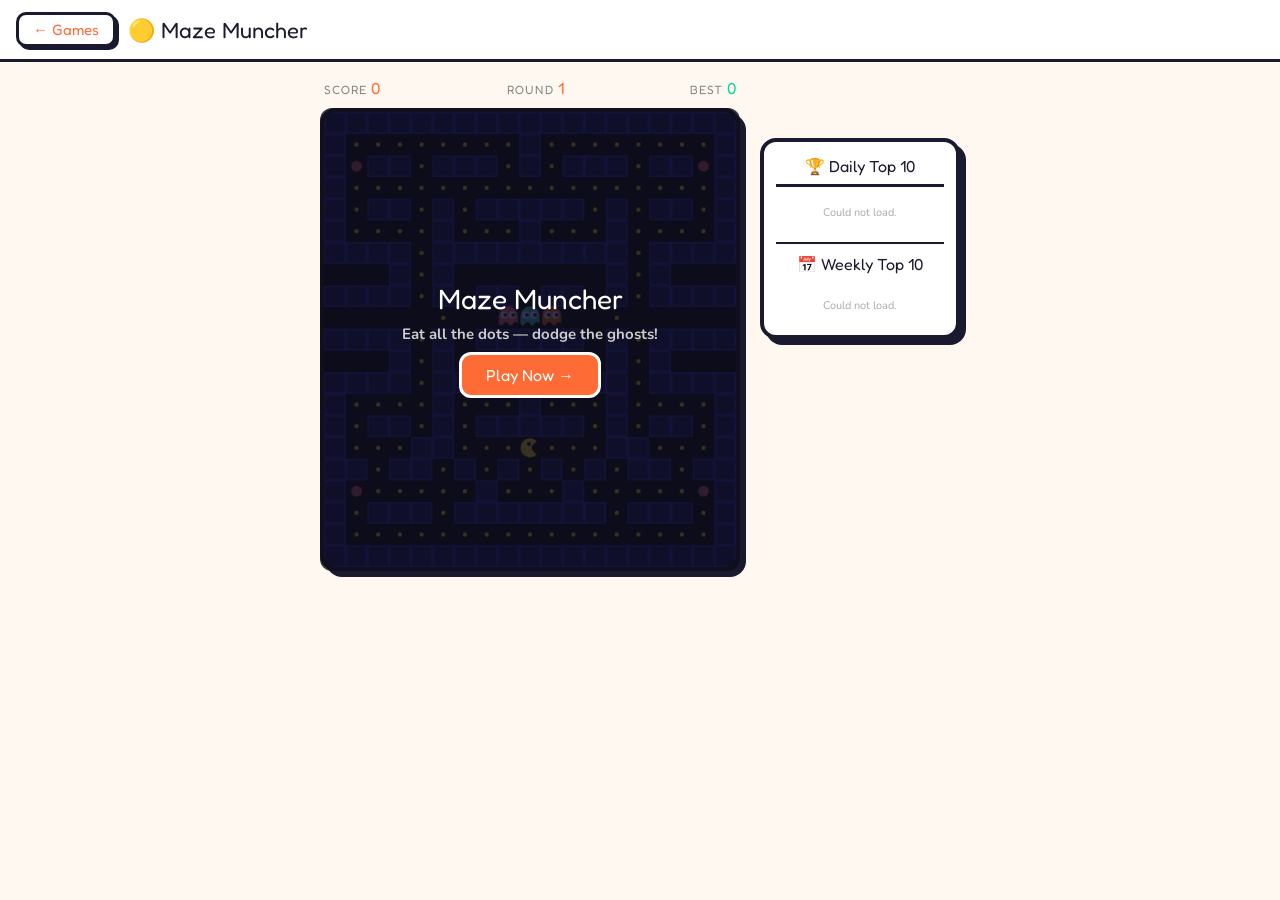
<file: games/mazem/index.html>
<!DOCTYPE html>
<html lang="en">
<head>
<meta charset="UTF-8">
<meta name="viewport" content="width=device-width, initial-scale=1.0, user-scalable=no">
<title>Maze Muncher — Atharv's Arcade</title>
<link href="https://fonts.googleapis.com/css2?family=Fredoka+One&family=Nunito:wght@400;700;800&display=swap" rel="stylesheet">
<style>
  :root { --yellow:#FFD93D; --orange:#FF6B35; --pink:#FF6B9D; --green:#06D6A0; --blue:#4CC9F0; --purple:#7B5EA7; --text:#1A1A2E; --bg:#FFF8F0; }
  * { margin:0; padding:0; box-sizing:border-box; }
  body { font-family:'Nunito',sans-serif; background:var(--bg); color:var(--text); min-height:100vh; }

  .topbar { display:flex; align-items:center; gap:12px; padding:12px 16px; border-bottom:3px solid var(--text); background:white; }
  .back-link { font-family:'Fredoka One',cursive; font-size:15px; color:var(--orange); border:3px solid var(--text); border-radius:10px; padding:5px 14px; background:white; box-shadow:3px 3px 0 var(--text); text-decoration:none; }
  .topbar-title { font-family:'Fredoka One',cursive; font-size:22px; }

  .game-wrapper { display:flex; flex-direction:row; align-items:flex-start; justify-content:center; gap:20px; padding:16px; }
  .game-col { display:flex; flex-direction:column; align-items:center; }

  .scorebar { width:100%; max-width:420px; display:flex; justify-content:space-between; font-family:'Fredoka One',cursive; font-size:16px; margin-bottom:10px; padding:0 4px; }
  .scorebar .label { color:#888; font-size:12px; letter-spacing:1px; text-transform:uppercase; }
  .scorebar .val { color:var(--orange); }
  .scorebar .val.best { color:var(--green); }

  canvas { display:block; border:4px solid var(--text); border-radius:16px; box-shadow:6px 6px 0 var(--text); background:#0d0d1a; touch-action:none; max-width:420px; width:100%; height:auto; }

  .overlay {
    position:absolute; top:0; left:0; width:100%; height:100%;
    background:rgba(13,13,26,0.82); border-radius:12px;
    display:flex; flex-direction:column; align-items:center; justify-content:center;
    gap:8px; color:white;
  }
  .overlay.hidden { display:none; }
  .canvas-wrap { position:relative; max-width:420px; width:100%; }

  .ov-title { font-family:'Fredoka One',cursive; font-size:28px; }
  .ov-text  { font-family:'Nunito',sans-serif; font-size:15px; font-weight:700; color:#ccc; }
  .ov-score { font-family:'Fredoka One',cursive; font-size:36px; color:var(--yellow); }
  .ov-score.hidden { display:none; }

  .name-entry { text-align:center; }
  .name-entry p { font-size:13px; color:#ccc; margin-bottom:6px; }
  .name-entry input { width:190px; padding:8px 12px; border-radius:10px; border:3px solid white; font-family:'Nunito',sans-serif; font-size:15px; font-weight:700; background:rgba(255,255,255,0.15); color:white; outline:none; text-align:center; display:block; margin:0 auto 10px; }
  .name-entry input::placeholder { color:rgba(255,255,255,0.5); }
  .name-entry .btn-row { display:flex; gap:8px; justify-content:center; }

  .ov-btn { font-family:'Fredoka One',cursive; font-size:16px; padding:10px 24px; border-radius:12px; border:3px solid white; cursor:pointer; transition:transform .1s; }
  .ov-btn:hover { transform:scale(1.05); }
  .ov-btn.primary { background:var(--orange); color:white; }
  .ov-btn.secondary { background:transparent; color:white; }

  .dpad { display:none; margin-top:12px; user-select:none; }
  .dpad-row { display:flex; justify-content:center; gap:8px; margin:3px 0; }
  .dpad-btn { width:52px; height:52px; border-radius:12px; border:3px solid var(--text); background:white; box-shadow:3px 3px 0 var(--text); font-size:22px; display:flex; align-items:center; justify-content:center; cursor:pointer; font-family:'Fredoka One',cursive; -webkit-tap-highlight-color:transparent; }
  .dpad-btn:active { transform:translate(2px,2px); box-shadow:1px 1px 0 var(--text); }

  /* Leaderboard */
  .lb-panel { flex:0 0 200px; background:white; border:4px solid var(--text); border-radius:16px; box-shadow:6px 6px 0 var(--text); padding:14px 12px; margin-top:60px; }
  .lb-panel-title { font-family:'Fredoka One',cursive; font-size:16px; text-align:center; margin-bottom:10px; padding-bottom:8px; border-bottom:3px solid var(--text); }
  .lb-panel-title-week { margin-top:14px; padding-top:10px; border-top:2px solid var(--text); border-bottom:none; padding-bottom:6px; }
  .lb-row { display:flex; align-items:center; gap:4px; padding:3px 0; font-size:12px; border-bottom:1px solid #f0f0f0; }
  .lb-row:last-child { border-bottom:none; }
  .lb-rank { width:22px; font-size:13px; flex-shrink:0; }
  .lb-name { flex:1; font-weight:700; overflow:hidden; text-overflow:ellipsis; white-space:nowrap; font-size:11px; }
  .lb-score { font-family:'Fredoka One',cursive; font-size:13px; color:var(--orange); }
  .lb-loading,.lb-empty { font-size:11px; color:#aaa; text-align:center; padding:8px 0; }

  @media (max-width:680px) {
    .game-wrapper { flex-direction:column; align-items:center; }
    .lb-panel { flex:none; width:100%; max-width:420px; margin-top:16px; }
    .dpad { display:block; }
  }
  @media (pointer:coarse) { .dpad { display:block; } }
</style>
</head>
<body>

<div class="topbar">
  <a href="/games/" class="back-link">&larr; Games</a>
  <span class="topbar-title">🟡 Maze Muncher</span>
</div>

<div class="game-wrapper">
  <div class="game-col">
    <div class="scorebar">
      <div><span class="label">Score</span> <span class="val" id="score">0</span></div>
      <div><span class="label">Round</span> <span class="val" id="round">1</span></div>
      <div><span class="label">Best</span> <span class="val best" id="best">0</span></div>
    </div>

    <div class="canvas-wrap">
      <canvas id="canvas"></canvas>
      <div class="overlay" id="overlay">
        <div class="ov-title" id="ov-title">Maze Muncher</div>
        <div class="ov-text"  id="ov-text">Eat all the dots — dodge the ghosts!</div>
        <div class="ov-score hidden" id="ov-score"></div>
        <div id="name-entry" class="name-entry" style="display:none">
          <p>You made the leaderboard! 🎉</p>
          <input type="text" id="nm-input" maxlength="20" placeholder="Your name" autocomplete="off">
          <div class="btn-row">
            <button class="ov-btn primary" id="nm-submit">Save</button>
            <button class="ov-btn secondary" id="nm-skip">Skip</button>
          </div>
        </div>
        <button class="ov-btn primary" id="startBtn">Play Now →</button>
      </div>
    </div>

    <div class="dpad">
      <div class="dpad-row"><div class="dpad-btn" id="d-up">▲</div></div>
      <div class="dpad-row">
        <div class="dpad-btn" id="d-left">◀</div>
        <div style="width:52px"></div>
        <div class="dpad-btn" id="d-right">▶</div>
      </div>
      <div class="dpad-row"><div class="dpad-btn" id="d-down">▼</div></div>
    </div>
  </div>

  <div class="lb-panel">
    <div class="lb-panel-title">🏆 Daily Top 10</div>
    <div id="lb-list-daily"><div class="lb-loading">Loading…</div></div>
    <div class="lb-panel-title lb-panel-title-week">📅 Weekly Top 10</div>
    <div id="lb-list-weekly"><div class="lb-loading">Loading…</div></div>
  </div>
</div>

<script>
(function() {
  // ── MAZE LAYOUT ──────────────────────────────────────────────────────────────
  // W=wall, .=dot, o=power pellet, ' '=empty (ghost house / tunnels), G=ghost spawn
  // Use a clean hand-crafted maze (19×21)
  var RAW = [
    'WWWWWWWWWWWWWWWWWWW',
    'W........W........W',
    'WoWW.WWW.W.WWW.WWoW',
    'W.................W',
    'W.WW.W.WWWWW.W.WW.W',
    'W....W...W...W....W',
    'WWWW.WWWWWWWWW.WWWW',
    '   W.W       W.W   ',
    'WWWW.W WW WW W.WWWW',
    'T    .   G   .    T',
    'WWWW.W WWWWW W.WWWW',
    '   W.W       W.W   ',
    'WWWW.WWWWWWWWW.WWWW',
    'W....W...W...W....W',
    'W.WW.W.WWWWW.W.WW.W',
    'W...WW...P...WW...W',
    'WW.WW.W.W.W.W.WW.WW',
    'Wo.....W...W.....oW',
    'W.WWW.WWWWWWW.WWW.W',
    'W.................W',
    'WWWWWWWWWWWWWWWWWWW'
  ];

  var COLS = 19, ROWS = 21;
  var CELL = 22; // px per cell
  var W = COLS * CELL, H = ROWS * CELL;

  var canvas = document.getElementById('canvas');
  canvas.width = W; canvas.height = H;
  var ctx = canvas.getContext('2d');

  // Parse maze into grid arrays
  var wallGrid = [], dotGrid = [], powerGrid = [];
  var playerStart = {x:9,y:15}, ghostStarts = [{x:8,y:9},{x:9,y:9},{x:10,y:9}];
  var totalDots = 0;

  function parseMaze() {
    wallGrid = []; dotGrid = []; powerGrid = [];
    totalDots = 0;
    for (var r = 0; r < ROWS; r++) {
      wallGrid[r] = []; dotGrid[r] = []; powerGrid[r] = [];
      var row = RAW[r] || '';
      for (var c = 0; c < COLS; c++) {
        var ch = row[c] || ' ';
        wallGrid[r][c]  = (ch === 'W');
        dotGrid[r][c]   = (ch === '.' || ch === 'P');
        powerGrid[r][c] = (ch === 'o');
        if (dotGrid[r][c] || powerGrid[r][c]) totalDots++;
        if (ch === 'P') { playerStart = {x:c,y:r}; }
        if (ch === 'G') { ghostStarts = [{x:c-1,y:r},{x:c,y:r},{x:c+1,y:r}]; }
      }
    }
  }
  parseMaze();

  // ── STATE ─────────────────────────────────────────────────────────────────────
  var state = 'start', score = 0, round = 1, dotsLeft = 0;
  var best = parseInt(localStorage.getItem('mazeMuncherBest') || '0');
  document.getElementById('best').textContent = best;

  var player = {x:0,y:0,px:0,py:0,dx:0,dy:0,ndx:0,ndy:0,speed:0,animT:0};
  var ghosts = [];
  var frightTimer = 0, frightenMs = 7000;
  var ghostEatCombo = 0;
  var msgQueue = []; // floating score messages

  var GHOST_COLORS  = ['#FF6B9D','#4CC9F0','#FF6B35'];
  var GHOST_NAMES   = ['Pinky','Blinky','Clyde'];

  // ── INIT / RESET ──────────────────────────────────────────────────────────────
  function initRound(keepScore) {
    if (!keepScore) { score = 0; round = 1; }
    parseMaze();
    dotsLeft = totalDots;

    var spd = Math.min(2.8, 1.6 + (round - 1) * 0.18);
    player = {
      x: playerStart.x * CELL + CELL/2,
      y: playerStart.y * CELL + CELL/2,
      dx:0, dy:0, ndx:-1, ndy:0,
      speed: spd, animT: 0, mouthAngle: 0.25, mouthDir: 1
    };

    var gspd = Math.min(2.4, 1.1 + (round - 1) * 0.2);
    ghosts = ghostStarts.map(function(gs, i) {
      return {
        x: gs.x * CELL + CELL/2,
        y: gs.y * CELL + CELL/2,
        dx: i === 0 ? -1 : i === 1 ? 0 : 1, dy: 0,
        speed: gspd,
        color: GHOST_COLORS[i],
        frightened: false, eaten: false,
        penTimer: i * 600,
        scatterTimer: 0,
        mode: 'scatter',
        lastCell: null
      };
    });
    frightTimer = 0;
    ghostEatCombo = 0;
    msgQueue = [];
    frightenMs = Math.max(3000, 7000 - (round - 1) * 500);
  }

  // ── INPUT ──────────────────────────────────────────────────────────────────────
  var keys = {};
  window.addEventListener('keydown', function(e) {
    keys[e.key] = true;
    if (['ArrowUp','ArrowDown','ArrowLeft','ArrowRight',' '].indexOf(e.key) >= 0) e.preventDefault();
    if ((e.key === ' ' || e.key === 'Enter') && state !== 'playing') startGame();
    if (state === 'playing') {
      if (e.key === 'ArrowLeft'  || e.key === 'a') { player.ndx=-1; player.ndy=0; }
      if (e.key === 'ArrowRight' || e.key === 'd') { player.ndx= 1; player.ndy=0; }
      if (e.key === 'ArrowUp'    || e.key === 'w') { player.ndx= 0; player.ndy=-1; }
      if (e.key === 'ArrowDown'  || e.key === 's') { player.ndx= 0; player.ndy= 1; }
    }
  });
  window.addEventListener('keyup', function(e) { keys[e.key] = false; });

  function dpadDir(dx, dy) {
    if (state !== 'playing') { startGame(); return; }
    player.ndx = dx; player.ndy = dy;
  }
  document.getElementById('d-up').addEventListener('click',    function(){ dpadDir(0,-1); });
  document.getElementById('d-down').addEventListener('click',  function(){ dpadDir(0,1); });
  document.getElementById('d-left').addEventListener('click',  function(){ dpadDir(-1,0); });
  document.getElementById('d-right').addEventListener('click', function(){ dpadDir(1,0); });

  // Swipe
  var _tx=0,_ty=0;
  canvas.addEventListener('touchstart', function(e){ _tx=e.touches[0].clientX; _ty=e.touches[0].clientY; e.preventDefault(); }, {passive:false});
  canvas.addEventListener('touchend', function(e){
    var dx=e.changedTouches[0].clientX-_tx, dy=e.changedTouches[0].clientY-_ty;
    if (Math.abs(dx)<10&&Math.abs(dy)<10){ if(state!=='playing') startGame(); return; }
    if (Math.abs(dx)>Math.abs(dy)) dpadDir(dx>0?1:-1,0); else dpadDir(0,dy>0?1:-1);
    e.preventDefault();
  }, {passive:false});

  // ── HELPERS ───────────────────────────────────────────────────────────────────
  function cellOf(px, py) { return { c: Math.floor(px / CELL), r: Math.floor(py / CELL) }; }
  function centerOf(c, r) { return { x: c*CELL+CELL/2, y: r*CELL+CELL/2 }; }
  function isWall(c, r) {
    if (r < 0 || r >= ROWS) return true;
    if (c < 0 || c >= COLS) return false; // tunnels
    return wallGrid[r][c];
  }
  function wrap(c) { return (c + COLS) % COLS; }

  function canMove(cx, cy, dx, dy, margin) {
    margin = margin || CELL * 0.42;
    var nx = cx + dx, ny = cy + dy;
    var c1 = cellOf(nx - margin, ny - margin);
    var c2 = cellOf(nx + margin - 1, ny + margin - 1);
    for (var r = c1.r; r <= c2.r; r++) {
      for (var c = c1.c; c <= c2.c; c++) {
        if (isWall(wrap(c), r)) return false;
      }
    }
    return true;
  }

  function snapAxis(val, shouldSnap) {
    if (!shouldSnap) return val;
    var half = CELL / 2;
    var nearest = Math.round((val - half) / CELL) * CELL + half;
    return (Math.abs(val - nearest) <= 5) ? nearest : val;
  }

  // ── PLAYER UPDATE ──────────────────────────────────────────────────────────────
  function updatePlayer(dt) {
    var spd = player.speed * (dt / 16.67);

    // Try queued direction — snap the perpendicular axis to allow turning
    if (player.ndx !== 0 || player.ndy !== 0) {
      var sx = (player.ndy !== 0) ? snapAxis(player.x, true) : player.x;
      var sy = (player.ndx !== 0) ? snapAxis(player.y, true) : player.y;
      if (canMove(sx, sy, player.ndx * spd, player.ndy * spd)) {
        player.dx = player.ndx; player.dy = player.ndy;
        player.x = sx; player.y = sy;
      }
    }

    // Move in current direction
    if (player.dx !== 0 || player.dy !== 0) {
      if (canMove(player.x, player.y, player.dx * spd, player.dy * spd)) {
        player.x += player.dx * spd;
        player.y += player.dy * spd;
      } else {
        var cc = cellOf(player.x, player.y);
        player.x = cc.c * CELL + CELL / 2;
        player.y = cc.r * CELL + CELL / 2;
        player.dx = 0; player.dy = 0;
      }
    }

    // Tunnel wrap
    if (player.x < -CELL / 2) player.x = W + CELL / 2;
    if (player.x > W + CELL / 2) player.x = -CELL / 2;

    // Mouth animation
    player.mouthAngle += player.mouthDir * 0.08;
    if (player.mouthAngle > 0.27) player.mouthDir = -1;
    if (player.mouthAngle < 0.02) player.mouthDir = 1;

    // Eat dots
    var pc = cellOf(player.x, player.y);
    var pr = pc.r, pcol = wrap(pc.c);
    if (pr >= 0 && pr < ROWS) {
      if (dotGrid[pr][pcol]) {
        dotGrid[pr][pcol] = false;
        score += 10; dotsLeft--;
        sndDot();
        document.getElementById('score').textContent = score;
      } else if (powerGrid[pr][pcol]) {
        powerGrid[pr][pcol] = false;
        score += 50; dotsLeft--;
        sndPower();
        document.getElementById('score').textContent = score;
        frightTimer = frightenMs;
        ghostEatCombo = 0;
        ghosts.forEach(function(g){ if (!g.eaten) g.frightened = true; });
      }
    }
  }

  // ── GHOST AI ──────────────────────────────────────────────────────────────────
  var DIRS = [{dx:1,dy:0},{dx:-1,dy:0},{dx:0,dy:1},{dx:0,dy:-1}];

  function ghostTarget(g, i) {
    // scatter corners
    if (g.mode === 'scatter') {
      var corners = [{c:COLS-2,r:1},{c:1,r:1},{c:COLS-2,r:ROWS-2},{c:1,r:ROWS-2}];
      return corners[i % 4];
    }
    var pc = cellOf(player.x, player.y);
    if (i === 0) return pc; // chaser: direct player cell
    if (i === 1) { // ambusher: 4 ahead of player
      return {c: wrap(pc.c + player.dx*4), r: Math.max(0, Math.min(ROWS-1, pc.r + player.dy*4))};
    }
    // roamer: random scatter
    return {c: Math.floor(Math.random()*COLS), r: Math.floor(Math.random()*ROWS)};
  }

  function updateGhost(g, i, dt) {
    if (g.penTimer > 0) { g.penTimer -= dt; return; }
    if (g.eaten) {
      var home = centerOf(ghostStarts[i].x, ghostStarts[i].y);
      var hdx = home.x - g.x, hdy = home.y - g.y;
      var dist = Math.sqrt(hdx*hdx+hdy*hdy);
      if (dist < 3) {
        g.x=home.x; g.y=home.y; g.eaten=false; g.frightened=false;
        g.penTimer=500; g.lastCell=null; return;
      }
      var spd2 = g.speed * 1.8 * (dt/16.67);
      g.x += (hdx/dist)*spd2; g.y += (hdy/dist)*spd2;
      return;
    }

    var spd = g.speed * (g.frightened ? 0.55 : 1.0) * (dt/16.67);
    var gc = cellOf(g.x, g.y);
    var cenX = gc.c*CELL+CELL/2, cenY = gc.r*CELL+CELL/2;
    var tol = spd + 1;
    var cellKey = gc.c + ',' + gc.r;

    // Only make a turn decision once per cell center crossing
    if (Math.abs(g.x - cenX) <= tol && Math.abs(g.y - cenY) <= tol && g.lastCell !== cellKey) {
      g.lastCell = cellKey;
      g.x = cenX; g.y = cenY;

      var target = g.frightened
        ? {c: Math.floor(Math.random()*COLS), r: Math.floor(Math.random()*ROWS)}
        : ghostTarget(g, i);

      var bestDir = null, bestDist = Infinity;
      for (var d = 0; d < DIRS.length; d++) {
        var dd = DIRS[d];
        if (dd.dx === -g.dx && dd.dy === -g.dy) continue;
        var nc = wrap(gc.c + dd.dx), nr = gc.r + dd.dy;
        if (isWall(nc, nr)) continue;
        if (nr < 0 || nr >= ROWS) continue;
        var gdist = g.frightened
          ? Math.random() * 100
          : Math.pow(nc - target.c, 2) + Math.pow(nr - target.r, 2);
        if (gdist < bestDist) { bestDist = gdist; bestDir = dd; }
      }
      if (bestDir) { g.dx = bestDir.dx; g.dy = bestDir.dy; }
    }

    g.x += g.dx * spd; g.y += g.dy * spd;
    if (g.x < 0) g.x = W; if (g.x > W) g.x = 0;

    g.scatterTimer += dt;
    if (g.scatterTimer < 3000) g.mode = 'scatter';
    else if (g.scatterTimer < 10000) g.mode = 'chase';
    else if (g.scatterTimer < 13000) g.mode = 'scatter';
    else g.mode = 'chase';
  }

  function checkCollisions() {
    for (var i = 0; i < ghosts.length; i++) {
      var g = ghosts[i];
      if (g.eaten) continue;
      var dx = g.x - player.x, dy = g.y - player.y;
      if (Math.sqrt(dx*dx+dy*dy) < CELL * 0.72) {
        if (g.frightened) {
          g.frightened = false; g.eaten = true;
          ghostEatCombo++;
          var pts = 200 * ghostEatCombo;
          score += pts;
          document.getElementById('score').textContent = score;
          msgQueue.push({x:g.x,y:g.y,text:'+'+pts,t:1200});
          sndEatGhost();
        } else {
          playerDie();
          return;
        }
      }
    }
  }

  function playerDie() {
    sndDie();
    state = 'dying';
    setTimeout(function() {
      if (score > best) {
        best = score;
        localStorage.setItem('mazeMuncherBest', String(best));
        document.getElementById('best').textContent = best;
      }
      document.getElementById('ov-title').textContent = 'Got Munched! 👻';
      document.getElementById('ov-text').textContent = score >= best && score > 0 ? 'New high score! 🏆' : 'Dodge those ghosts!';
      var os = document.getElementById('ov-score');
      os.textContent = 'Score: ' + score; os.classList.remove('hidden');
      document.getElementById('startBtn').textContent = 'Play Again';
      document.getElementById('startBtn').style.display = 'none';
      document.getElementById('overlay').classList.remove('hidden');
      state = 'over';
      checkLeaderboard(score);
    }, 600);
  }

  function roundComplete() {
    sndRoundClear();
    state = 'roundclear';
    setTimeout(function() {
      round++;
      document.getElementById('round').textContent = round;
      initRound(true);
      state = 'playing';
    }, 1800);
  }

  // ── GAME FLOW ──────────────────────────────────────────────────────────────────
  function startGame() {
    document.getElementById('name-entry').style.display = 'none';
    document.getElementById('startBtn').style.display = '';
    document.getElementById('overlay').classList.add('hidden');
    document.getElementById('ov-score').classList.add('hidden');
    initRound(false);
    document.getElementById('round').textContent = round;
    document.getElementById('score').textContent = '0';
    state = 'playing';
  }

  document.getElementById('startBtn').addEventListener('click', startGame);

  // ── DRAW ───────────────────────────────────────────────────────────────────────
  function drawMaze() {
    for (var r = 0; r < ROWS; r++) {
      for (var c = 0; c < COLS; c++) {
        var x = c*CELL, y = r*CELL;
        if (wallGrid[r][c]) {
          ctx.fillStyle = '#1a1a6e';
          ctx.fillRect(x, y, CELL, CELL);
          // Wall border highlight
          ctx.strokeStyle = '#3333cc';
          ctx.lineWidth = 1.5;
          ctx.strokeRect(x+0.75, y+0.75, CELL-1.5, CELL-1.5);
        }
        if (dotGrid[r][c]) {
          ctx.fillStyle = '#FFD93D';
          ctx.beginPath();
          ctx.arc(x+CELL/2, y+CELL/2, 2.2, 0, Math.PI*2);
          ctx.fill();
        }
        if (powerGrid[r][c]) {
          var pulse = 0.7 + 0.3 * Math.sin(Date.now() / 220);
          ctx.fillStyle = 'rgba(255,107,157,' + pulse + ')';
          ctx.beginPath();
          ctx.arc(x+CELL/2, y+CELL/2, 5.5, 0, Math.PI*2);
          ctx.fill();
        }
      }
    }
  }

  function drawPlayer() {
    var ang = player.mouthAngle * Math.PI;
    var rot = Math.atan2(player.dy || 0, player.dx || -1) + (player.dx === 0 && player.dy === 0 ? Math.PI : 0);
    // death flash
    if (state === 'dying' && Math.floor(Date.now()/80) % 2 === 0) return;
    ctx.save();
    ctx.translate(player.x, player.y);
    ctx.rotate(rot);
    ctx.fillStyle = '#FFD93D';
    ctx.beginPath();
    ctx.moveTo(0, 0);
    ctx.arc(0, 0, CELL*0.44, ang, Math.PI*2 - ang);
    ctx.closePath();
    ctx.fill();
    // Eye
    ctx.fillStyle = '#1a1a2e';
    ctx.beginPath();
    ctx.arc(-1, -CELL*0.18, 2, 0, Math.PI*2);
    ctx.fill();
    ctx.restore();
  }

  function drawGhost(g) {
    if (g.eaten) {
      // Draw eyes only
      ctx.save();
      ctx.translate(g.x, g.y);
      ctx.fillStyle = 'white';
      ctx.beginPath(); ctx.arc(-4, -3, 3, 0, Math.PI*2); ctx.fill();
      ctx.beginPath(); ctx.arc( 4, -3, 3, 0, Math.PI*2); ctx.fill();
      ctx.fillStyle = '#4CC9F0';
      ctx.beginPath(); ctx.arc(-3, -3, 1.5, 0, Math.PI*2); ctx.fill();
      ctx.beginPath(); ctx.arc( 5, -3, 1.5, 0, Math.PI*2); ctx.fill();
      ctx.restore();
      return;
    }
    var r = CELL * 0.44;
    var col = g.frightened
      ? (frightTimer < 2000 && Math.floor(Date.now()/180)%2 === 0 ? 'white' : '#3333ff')
      : g.color;
    ctx.save();
    ctx.translate(g.x, g.y);
    // Body
    ctx.fillStyle = col;
    ctx.beginPath();
    ctx.arc(0, -2, r, Math.PI, 0);
    // Wavy bottom
    var steps = 4, bx = -r, bw = r*2/steps;
    ctx.lineTo(r, r*0.6);
    for (var s = steps-1; s >= 0; s--) {
      var wx = bx + s*bw, wx2 = bx + (s+0.5)*bw;
      ctx.quadraticCurveTo(wx2, r*(s%2===0?1.0:0.25), wx, r*0.6);
    }
    ctx.closePath();
    ctx.fill();
    // Eyes
    if (!g.frightened) {
      ctx.fillStyle = 'white';
      ctx.beginPath(); ctx.arc(-4,-3,3.5,0,Math.PI*2); ctx.fill();
      ctx.beginPath(); ctx.arc( 4,-3,3.5,0,Math.PI*2); ctx.fill();
      ctx.fillStyle = '#1a1aee';
      ctx.beginPath(); ctx.arc(-3,-3,2,0,Math.PI*2); ctx.fill();
      ctx.beginPath(); ctx.arc( 5,-3,2,0,Math.PI*2); ctx.fill();
    } else {
      // scared face
      ctx.strokeStyle = 'white'; ctx.lineWidth = 1.5;
      ctx.beginPath(); ctx.arc(-4,-2,2,0,Math.PI,true); ctx.stroke();
      ctx.beginPath(); ctx.arc( 4,-2,2,0,Math.PI,true); ctx.stroke();
      ctx.beginPath();
      ctx.moveTo(-5,3);
      for (var fx=-5;fx<=5;fx+=2.5){ ctx.lineTo(fx, fx%5===0?3:5); }
      ctx.stroke();
    }
    ctx.restore();
  }

  function drawMessages(dt) {
    for (var i = msgQueue.length-1; i >= 0; i--) {
      var m = msgQueue[i];
      m.t -= dt;
      ctx.globalAlpha = Math.min(1, m.t / 400);
      ctx.fillStyle = '#FFD93D';
      ctx.font = 'bold 13px Nunito';
      ctx.textAlign = 'center';
      ctx.fillText(m.text, m.x, m.y - (1200 - m.t) * 0.04);
      ctx.globalAlpha = 1;
      if (m.t <= 0) msgQueue.splice(i, 1);
    }
    ctx.textAlign = 'left';
  }

  function drawRoundClear() {
    ctx.fillStyle = 'rgba(13,13,26,0.6)';
    ctx.fillRect(0, 0, W, H);
    ctx.fillStyle = '#FFD93D';
    ctx.font = 'bold 28px "Fredoka One"';
    ctx.textAlign = 'center';
    ctx.fillText('Round ' + (round) + ' Clear! 🎉', W/2, H/2 - 14);
    ctx.fillStyle = 'white';
    ctx.font = '14px Nunito';
    ctx.fillText('Ghosts getting faster...', W/2, H/2 + 14);
    ctx.textAlign = 'left';
  }

  // ── MAIN LOOP ──────────────────────────────────────────────────────────────────
  var lastTime = performance.now();
  function loop(now) {
    var dt = Math.min(now - lastTime, 50);
    lastTime = now;

    ctx.fillStyle = '#0d0d1a';
    ctx.fillRect(0, 0, W, H);
    drawMaze();

    if (state === 'playing') {
      if (frightTimer > 0) {
        frightTimer -= dt;
        if (frightTimer <= 0) {
          frightTimer = 0;
          ghosts.forEach(function(g){ if (!g.eaten) g.frightened = false; });
          ghostEatCombo = 0;
        }
      }
      updatePlayer(dt);
      for (var i = 0; i < ghosts.length; i++) updateGhost(ghosts[i], i, dt);
      checkCollisions();
      if (dotsLeft <= 0) roundComplete();
    }

    for (var gi = 0; gi < ghosts.length; gi++) drawGhost(ghosts[gi]);
    drawPlayer();
    drawMessages(dt);
    if (state === 'roundclear') drawRoundClear();

    requestAnimationFrame(loop);
  }
  requestAnimationFrame(loop);

  // ── AUDIO ─────────────────────────────────────────────────────────────────────
  var _ac = null;
  function _ctx2() {
    if (!_ac) _ac = new (window.AudioContext || window.webkitAudioContext)();
    if (_ac.state === 'suspended') _ac.resume();
    return _ac;
  }
  function playTone(freq, endFreq, dur, type, vol) {
    try {
      var c = _ctx2(), o = c.createOscillator(), g = c.createGain();
      o.connect(g); g.connect(c.destination);
      o.type = type || 'sine';
      o.frequency.setValueAtTime(freq, c.currentTime);
      if (endFreq !== freq) o.frequency.linearRampToValueAtTime(endFreq, c.currentTime + dur);
      g.gain.setValueAtTime(vol || 0.18, c.currentTime);
      g.gain.exponentialRampToValueAtTime(0.001, c.currentTime + dur);
      o.start(c.currentTime); o.stop(c.currentTime + dur);
    } catch(ex) {}
  }
  var _dotFlip = false;
  function sndDot()      { _dotFlip=!_dotFlip; playTone(_dotFlip?200:190, _dotFlip?220:210, 0.05, 'square', 0.1); }
  function sndPower()    { [150,250,400].forEach(function(f,i){ setTimeout(function(){ playTone(f, f*1.6, 0.12, 'square', 0.22); }, i*80); }); }
  function sndEatGhost() { playTone(600, 300, 0.15, 'sine', 0.3); }
  function sndDie()      { [440,350,260,180,100].forEach(function(f,i){ setTimeout(function(){ playTone(f, f*0.7, 0.15, 'sawtooth', 0.22); }, i*100); }); }
  function sndRoundClear() { [523,659,784,1047,784,1047].forEach(function(f,i){ setTimeout(function(){ playTone(f,f,0.1,'square',0.2); }, i*90); }); }

  // ── LEADERBOARD ───────────────────────────────────────────────────────────────
  var GAME_KEY = 'mazem';
  var SB_URL = 'https://pvuxvjieyhmjwhzsixuz.supabase.co';
  var SB_KEY = 'eyJhbGciOiJIUzI1NiIsInR5cCI6IkpXVCJ9.eyJpc3MiOiJzdXBhYmFzZSIsInJlZiI6InB2dXh2amlleWhtandoenNpeHV6Iiwicm9sZSI6ImFub24iLCJpYXQiOjE3ODEzODUwOTUsImV4cCI6MjA5Njk2MTA5NX0.X9ZSlPpnZZyxILZC4F5JYHG3wVHXTtdyZMqhmdK2jtM';

  function sbHeaders() { return { 'apikey': SB_KEY, 'Authorization': 'Bearer ' + SB_KEY }; }

  function esc(s) {
    return String(s)
      .replace(/&/g,'&amp;').replace(/</g,'&lt;').replace(/>/g,'&gt;')
      .replace(/"/g,'&quot;').replace(/'/g,'&#x27;');
  }
  function safeEntries(d) { return Array.isArray(d) ? d : []; }

  function nyOffsetMs(date) {
    var utc = new Date(date.toLocaleString('en-US',{timeZone:'UTC'}));
    var ny  = new Date(date.toLocaleString('en-US',{timeZone:'America/New_York'}));
    return ny - utc;
  }
  function getDailyStartISO() {
    var now=new Date(), off=nyOffsetMs(now), nyMs=now.getTime()+off;
    return new Date(nyMs-(nyMs%86400000)-off).toISOString();
  }
  function getWeeklyStartISO() {
    var now=new Date(), off=nyOffsetMs(now), nyMs=now.getTime()+off;
    var dayStart=nyMs-(nyMs%86400000);
    var dow=new Intl.DateTimeFormat('en-US',{timeZone:'America/New_York',weekday:'short'}).format(now);
    var days={Sun:0,Mon:1,Tue:2,Wed:3,Thu:4,Fri:5,Sat:6}[dow]||0;
    var sunStart=dayStart-days*86400000;
    var off2=nyOffsetMs(new Date(sunStart-off));
    return new Date(sunStart-off2).toISOString();
  }

  function fetchBothBoards() {
    document.getElementById('lb-list-daily').innerHTML  = '<div class="lb-loading">Loading…</div>';
    document.getElementById('lb-list-weekly').innerHTML = '<div class="lb-loading">Loading…</div>';
    var base = SB_URL+'/rest/v1/leaderboard?game=eq.'+GAME_KEY+'&order=score.desc&limit=10';
    return Promise.all([
      fetch(base+'&created_at=gte.'+getDailyStartISO(),  {headers:sbHeaders()}).then(function(r){return r.json();}),
      fetch(base+'&created_at=gte.'+getWeeklyStartISO(), {headers:sbHeaders()}).then(function(r){return r.json();})
    ]).then(function(res){
      renderLeaderboard(safeEntries(res[0]),'lb-list-daily');
      renderLeaderboard(safeEntries(res[1]),'lb-list-weekly');
    }).catch(function(){
      document.getElementById('lb-list-daily').innerHTML  = '<div class="lb-empty">Could not load.</div>';
      document.getElementById('lb-list-weekly').innerHTML = '<div class="lb-empty">Could not load.</div>';
    });
  }

  function renderLeaderboard(entries, listId) {
    var list = document.getElementById(listId);
    if (!entries.length) { list.innerHTML='<div class="lb-empty">No scores yet!<br>Be the first 🎮</div>'; return; }
    list.innerHTML = entries.map(function(e,i){
      var medal = i===0?'🥇':i===1?'🥈':i===2?'🥉':(i+1)+'.';
      return '<div class="lb-row"><span class="lb-rank">'+medal+'</span><span class="lb-name">'+esc(e.name)+'</span><span class="lb-score">'+(Math.floor(Number(e.score))||0)+'</span></div>';
    }).join('');
  }

  function checkLeaderboard(finalScore) {
    if (!Number.isFinite(finalScore)||finalScore<=0){ showStartBtn(); fetchBothBoards(); return; }
    var base = SB_URL+'/rest/v1/leaderboard?game=eq.'+GAME_KEY+'&order=score.desc&limit=10';
    Promise.all([
      fetch(base+'&created_at=gte.'+getDailyStartISO(),  {headers:sbHeaders()}).then(function(r){return r.json();}),
      fetch(base+'&created_at=gte.'+getWeeklyStartISO(), {headers:sbHeaders()}).then(function(r){return r.json();})
    ]).then(function(res){
      var daily=safeEntries(res[0]), weekly=safeEntries(res[1]);
      renderLeaderboard(daily,'lb-list-daily');
      renderLeaderboard(weekly,'lb-list-weekly');
      var inD = daily.length<10  || finalScore>daily[daily.length-1].score;
      var inW = weekly.length<10 || finalScore>weekly[weekly.length-1].score;
      if (inD||inW) showNameEntry(finalScore); else showStartBtn();
    }).catch(function(){ showStartBtn(); });
  }

  function showNameEntry(finalScore) {
    var ne = document.getElementById('name-entry');
    var inp = document.getElementById('nm-input');
    ne.style.display = 'block'; inp.value = '';
    setTimeout(function(){ try{ inp.focus(); }catch(ex){} }, 100);
    function doSubmit() {
      var name = inp.value.trim().slice(0,20)||'Anonymous';
      ne.style.display = 'none';
      fetch(SB_URL+'/rest/v1/leaderboard', {
        method:'POST',
        headers:Object.assign({},sbHeaders(),{'Content-Type':'application/json','Prefer':'return=minimal'}),
        body:JSON.stringify({game:GAME_KEY, name:name, score:Math.floor(finalScore)})
      })
      .then(function(){ return fetchBothBoards(); })
      .catch(function(){})
      .then(function(){ showStartBtn(); });
    }
    document.getElementById('nm-submit').onclick = doSubmit;
    document.getElementById('nm-skip').onclick = function(){ ne.style.display='none'; showStartBtn(); fetchBothBoards(); };
    inp.onkeydown = function(e){ if(e.key==='Enter'){ e.preventDefault(); doSubmit(); } };
  }

  function showStartBtn() { document.getElementById('startBtn').style.display=''; }

  fetchBothBoards();
  initRound(false);
})();
</script>
</body>
</html>
</file>
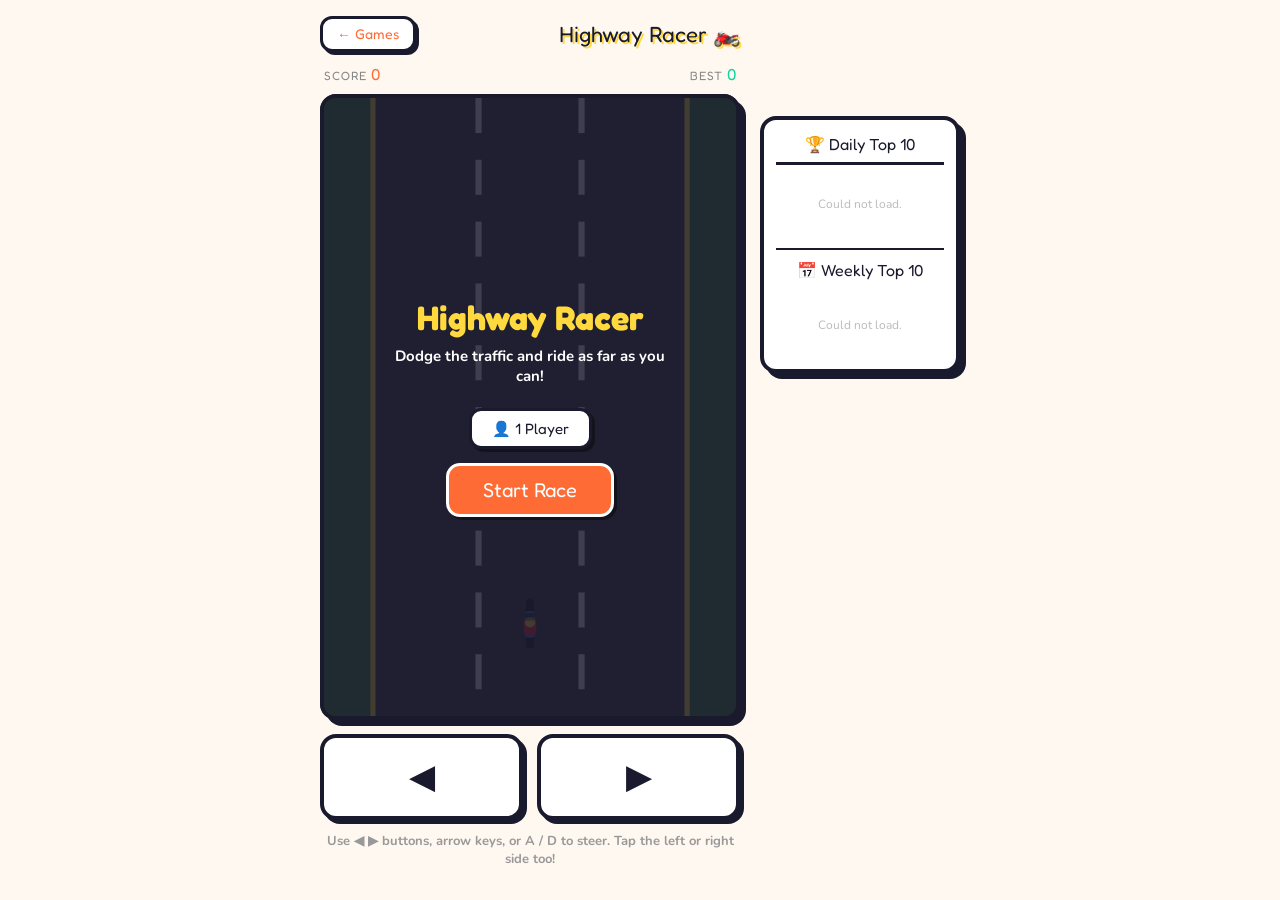
<file: games/racer/index.html>
<!DOCTYPE html>
<html lang="en">
<head>
<meta charset="UTF-8">
<meta name="viewport" content="width=device-width, initial-scale=1.0, maximum-scale=1.0, user-scalable=no">
<title>Highway Racer 🏍️</title>
<link href="https://fonts.googleapis.com/css2?family=Fredoka+One&family=Nunito:wght@400;600;700;800&display=swap" rel="stylesheet">
<style>
  :root {
    --yellow: #FFD93D; --orange: #FF6B35; --green: #06D6A0; --blue: #4CC9F0;
    --red: #EF233C; --bg: #FFF8F0; --text: #1A1A2E;
  }
  * { margin: 0; padding: 0; box-sizing: border-box; }
  body {
    font-family: 'Nunito', sans-serif; background: var(--bg); color: var(--text);
    min-height: 100vh; padding: 16px; display: flex; flex-direction: column; align-items: center;
    -webkit-user-select: none; user-select: none;
  }
  a { text-decoration: none; color: inherit; }
  .topbar { width: 100%; max-width: 420px; display: flex; justify-content: space-between; align-items: center; margin-bottom: 12px; }
  .back-link { font-family: 'Fredoka One', cursive; font-size: 14px; color: var(--orange); border: 3px solid var(--text); border-radius: 12px; padding: 6px 14px; background: white; box-shadow: 3px 3px 0 var(--text); }
  .title { font-family: 'Fredoka One', cursive; font-size: 22px; text-shadow: 2px 2px 0 var(--yellow); }
  .scorebar { width: 100%; max-width: 420px; display: flex; justify-content: space-between; font-family: 'Fredoka One', cursive; font-size: 16px; margin-bottom: 10px; padding: 0 4px; }
  .scorebar .label { color: #888; font-size: 12px; letter-spacing: 1px; text-transform: uppercase; }
  .scorebar .val { color: var(--orange); }
  .scorebar .val.best { color: var(--green); }
  .stage { position: relative; width: 100%; max-width: 420px; }
  canvas { display: block; width: 100%; height: auto; border: 4px solid var(--text); border-radius: 16px; box-shadow: 6px 6px 0 var(--text); background: #3a7d44; touch-action: none; }
  .overlay { position: absolute; inset: 0; background: rgba(26,26,46,0.82); border-radius: 16px; display: flex; flex-direction: column; align-items: center; justify-content: center; text-align: center; color: white; padding: 24px; }
  .overlay.hidden { display: none; }
  .overlay h2 { font-family: 'Fredoka One', cursive; font-size: 34px; margin-bottom: 8px; color: var(--yellow); }
  .overlay p { font-size: 15px; font-weight: 700; margin-bottom: 6px; max-width: 280px; }
  .overlay .big-score { font-family: 'Fredoka One', cursive; font-size: 40px; color: white; margin: 6px 0 10px; }
  .btn { background: var(--orange); color: white; border: 3px solid white; border-radius: 14px; padding: 12px 34px; font-family: 'Fredoka One', cursive; font-size: 20px; cursor: pointer; box-shadow: 3px 3px 0 rgba(0,0,0,0.4); }
  .btn:active { transform: translateY(2px); }
  .mode-btn { background: white; color: var(--text); border: 3px solid var(--text); border-radius: 12px; padding: 8px 20px; font-family: 'Fredoka One', cursive; font-size: 15px; cursor: pointer; margin-bottom: 14px; box-shadow: 3px 3px 0 rgba(0,0,0,0.4); }
  .mode-btn:active { transform: translateY(2px); }
  .controls { width: 100%; max-width: 420px; display: flex; gap: 14px; margin-top: 14px; }
  .ctrl-btn { flex: 1; background: white; border: 4px solid var(--text); border-radius: 16px; box-shadow: 4px 4px 0 var(--text); font-size: 34px; padding: 16px 0; text-align: center; cursor: pointer; touch-action: none; }
  .ctrl-btn:active { transform: translate(2px,2px); box-shadow: 2px 2px 0 var(--text); }
  .hint { margin-top: 12px; font-size: 13px; font-weight: 700; color: #999; text-align: center; max-width: 420px; }

  /* === LEADERBOARD LAYOUT === */
  .game-wrapper { display: flex; gap: 20px; align-items: flex-start; justify-content: center; width: 100%; max-width: 660px; }
  .game-col { display: flex; flex-direction: column; align-items: center; width: 100%; max-width: 420px; }
  .lb-panel { flex: 0 0 200px; background: white; border: 4px solid var(--text); border-radius: 16px; box-shadow: 6px 6px 0 var(--text); padding: 14px 12px; margin-top: 100px; }
  .lb-panel-title { font-family: 'Fredoka One', cursive; font-size: 16px; text-align: center; margin-bottom: 10px; padding-bottom: 8px; border-bottom: 3px solid var(--text); }
  .lb-panel-title-week { margin-top: 14px; padding-top: 10px; border-top: 2px solid var(--text); border-bottom: none; padding-bottom: 6px; }
  .lb-row { display: flex; align-items: center; gap: 5px; padding: 5px 2px; border-bottom: 1px solid #f0f0f0; font-size: 12px; font-weight: 700; }
  .lb-row:last-child { border-bottom: none; }
  .lb-rank { flex: 0 0 28px; font-family: 'Fredoka One', cursive; font-size: 13px; }
  .lb-name { flex: 1; overflow: hidden; text-overflow: ellipsis; white-space: nowrap; color: var(--text); }
  .lb-score { color: var(--orange); font-family: 'Fredoka One', cursive; font-size: 13px; }
  .lb-empty, .lb-loading { color: #bbb; font-size: 12px; text-align: center; padding: 20px 4px; line-height: 1.6; }
  /* Name entry inside overlay */
  .name-entry { width: 100%; text-align: center; margin: 4px 0 8px; display: none; }
  .name-entry .ne-label { font-size: 13px; color: var(--yellow); font-weight: 800; margin-bottom: 8px; }
  .name-entry input { width: 190px; padding: 8px 12px; border-radius: 10px; border: 3px solid white; font-family: 'Nunito', sans-serif; font-size: 15px; font-weight: 700; background: rgba(255,255,255,0.15); color: white; outline: none; text-align: center; display: block; margin: 0 auto 10px; }
  .name-entry input::placeholder { color: rgba(255,255,255,0.5); }
  .ne-btns { display: flex; gap: 8px; justify-content: center; }
  .ne-btn { padding: 8px 20px !important; font-size: 15px !important; line-height: 1 !important; }
  .ne-btn-skip { background: rgba(255,255,255,0.2) !important; }
  @media (max-width: 680px) {
    .game-wrapper { flex-direction: column; align-items: center; }
    .lb-panel { flex: none; width: 100%; max-width: 420px; margin-top: 16px; }
  }
</style>
</head>
<body>
<div class="game-wrapper">
  <div class="game-col">
    <div class="topbar">
      <a href="/games/" class="back-link">&larr; Games</a>
      <span class="title">Highway Racer 🏍️</span>
    </div>
    <div class="scorebar">
      <div><span class="label" id="label1">Score</span> <span class="val" id="score">0</span></div>
      <div><span class="label" id="label2">Best</span> <span class="val best" id="best">0</span></div>
    </div>
    <div class="stage">
      <canvas id="game" width="400" height="600"></canvas>
      <div class="overlay" id="overlay">
        <h2 id="ov-title">Highway Racer</h2>
        <p id="ov-text">Dodge the traffic and ride as far as you can!</p>
        <div class="big-score hidden" id="ov-score"></div>
        <div class="name-entry" id="name-entry">
          <div class="ne-label">🏆 You made Top 10!</div>
          <input type="text" id="nm-input" maxlength="20" placeholder="Your name" autocomplete="off">
          <div class="ne-btns">
            <button class="btn ne-btn" id="nm-submit">Save</button>
            <button class="btn ne-btn ne-btn-skip" id="nm-skip">Skip</button>
          </div>
        </div>
        <button class="mode-btn" id="modeBtn">👤 1 Player</button>
        <button class="btn" id="startBtn">Start Race</button>
      </div>
    </div>
    <div class="controls">
      <div class="ctrl-btn" id="leftBtn">◀</div>
      <div class="ctrl-btn" id="rightBtn">▶</div>
    </div>
    <p class="hint" id="hint">Use ◀ ▶ buttons, arrow keys, or A / D to steer. Tap the left or right side of the road too!</p>
  </div>

  <div class="lb-panel">
    <div class="lb-panel-title">🏆 Daily Top 10</div>
    <div id="lb-list-daily"><div class="lb-loading">Loading…</div></div>
    <div class="lb-panel-title lb-panel-title-week">📅 Weekly Top 10</div>
    <div id="lb-list-weekly"><div class="lb-loading">Loading…</div></div>
  </div>
</div>

<script>
(function() {
  var canvas = document.getElementById('game');
  var ctx = canvas.getContext('2d');
  var W = canvas.width, H = canvas.height;
  var GAME_KEY = 'racer';

  var ROAD_LEFT = 50, ROAD_RIGHT = W - 50, ROAD_WIDTH = ROAD_RIGHT - ROAD_LEFT;
  var LANES = 3, LANE_W = ROAD_WIDTH / LANES;
  function laneCenter(i) { return ROAD_LEFT + LANE_W * (i + 0.5); }

  var PLAYER_STEER = 360, PLAYER_Y = H - 90, PW = 38, PH = 54;
  var P1_COLORS = { frame:'#1f6feb', jacket:'#EF233C', helmet:'#FFD93D' };
  var P2_COLORS = { frame:'#06D6A0', jacket:'#FF6B35', helmet:'#FFFFFF' };
  var mode = 1, players = [];
  var enemyColors = ['#EF233C','#4CC9F0','#06D6A0','#FF6B35','#7B5EA7','#FF6B9D','#FFD93D'];
  var enemies = [];
  var state = 'start', gameSpeed = 220, distance = 0;
  var best = parseInt(localStorage.getItem('racerHighScore') || '0', 10);
  var spawnTimer = 0, dashOffset = 0;
  var keys = {}, canvasTap = 0;

  document.getElementById('best').textContent = best;

  var modeBtn = document.getElementById('modeBtn');
  modeBtn.addEventListener('click', function() {
    mode = mode === 1 ? 2 : 1;
    modeBtn.textContent = mode === 1 ? '👤 1 Player' : '👥 2 Players';
    updateHint();
  });
  function updateHint() {
    document.getElementById('hint').innerHTML = mode === 2
      ? 'Player 1: arrow keys &nbsp;•&nbsp; Player 2: A / D keys — both race at once!'
      : 'Use ◀ ▶ buttons, arrow keys, or A / D to steer. Tap the left or right side too!';
  }

  window.addEventListener('keydown', function(e) {
    if (['ArrowLeft','ArrowRight','ArrowUp','ArrowDown',' '].indexOf(e.key) >= 0) e.preventDefault();
    keys[e.key.toLowerCase()] = true;
    if ((e.key === ' ' || e.key === 'Enter') && state !== 'playing') startGame();
  });
  window.addEventListener('keyup', function(e) { keys[e.key.toLowerCase()] = false; });

  function bindHold(el, dir) {
    el.addEventListener('pointerdown', function(e) { e.preventDefault(); el._held = true; });
    el.addEventListener('pointerup', function(e) { e.preventDefault(); el._held = false; });
    el.addEventListener('pointerleave', function() { el._held = false; });
    el.addEventListener('pointercancel', function() { el._held = false; });
    el._dir = dir;
  }
  var leftBtn = document.getElementById('leftBtn'), rightBtn = document.getElementById('rightBtn');
  bindHold(leftBtn, -1); bindHold(rightBtn, 1);

  canvas.addEventListener('pointerdown', function(e) {
    var rect = canvas.getBoundingClientRect();
    canvasTap = (e.clientX - rect.left) / rect.width < 0.5 ? -1 : 1;
  });
  canvas.addEventListener('pointerup', function() { canvasTap = 0; });
  canvas.addEventListener('pointerleave', function() { canvasTap = 0; });

  function steerForPlayer(p) {
    var s = 0;
    if (mode === 2 && p.id === 2) {
      if (keys['a']) s -= 1; if (keys['d']) s += 1;
    } else {
      if (keys['arrowleft'] || (mode === 1 && keys['a'])) s -= 1;
      if (keys['arrowright'] || (mode === 1 && keys['d'])) s += 1;
      if (leftBtn._held) s -= 1; if (rightBtn._held) s += 1;
      s += canvasTap;
    }
    return Math.max(-1, Math.min(1, s));
  }

  function makePlayer(id, x, colors) {
    return { id:id, x:x, y:PLAYER_Y, w:PW, h:PH, alive:true, dist:0, score:0, colors:colors };
  }

  function startGame() {
    document.getElementById('name-entry').style.display = 'none';
    document.getElementById('startBtn').style.display = '';
    state = 'playing'; enemies = []; gameSpeed = 220; distance = 0; spawnTimer = 0.6; players = [];
    if (mode === 2) {
      players.push(makePlayer(1, ROAD_LEFT + ROAD_WIDTH * 0.33, P1_COLORS));
      players.push(makePlayer(2, ROAD_LEFT + ROAD_WIDTH * 0.67, P2_COLORS));
    } else {
      players.push(makePlayer(1, W / 2, P1_COLORS));
    }
    setupScorebar();
    document.getElementById('overlay').classList.add('hidden');
    startEngine();
  }

  function setupScorebar() {
    var sEl = document.getElementById('score'), bEl = document.getElementById('best');
    if (mode === 2) {
      document.getElementById('label1').textContent = 'P1';
      document.getElementById('label2').textContent = 'P2';
      sEl.textContent = '0'; bEl.textContent = '0';
      sEl.style.color = P1_COLORS.frame; bEl.style.color = P2_COLORS.frame;
    } else {
      document.getElementById('label1').textContent = 'Score';
      document.getElementById('label2').textContent = 'Best';
      sEl.textContent = '0'; bEl.textContent = best;
      sEl.style.color = ''; bEl.style.color = '';
    }
  }

  function endGame() {
    state = 'over';
    stopEngine();
    sndCrash();
    var os = document.getElementById('ov-score');
    if (mode === 2) {
      var p1 = players[0].score, p2 = players[1].score;
      document.getElementById('ov-title').textContent = 'Game Over 💥';
      document.getElementById('ov-text').textContent =
        p1 > p2 ? '🏆 Player 1 wins!' : p2 > p1 ? '🏆 Player 2 wins!' : "It's a tie! 🤝";
      os.textContent = 'P1: ' + p1 + '   •   P2: ' + p2;
      os.classList.remove('hidden');
      document.getElementById('startBtn').textContent = 'Race Again';
      document.getElementById('overlay').classList.remove('hidden');
      fetchBothBoards();
    } else {
      var score = players[0].score;
      if (score > best) {
        best = score;
        localStorage.setItem('racerHighScore', String(best));
        document.getElementById('best').textContent = best;
      }
      document.getElementById('ov-title').textContent = 'Crash! 💥';
      document.getElementById('ov-text').textContent = score >= best && score > 0 ? 'New high score! 🏆' : 'Nice ride! Try again?';
      os.textContent = 'Score: ' + score;
      os.classList.remove('hidden');
      document.getElementById('startBtn').textContent = 'Race Again';
      document.getElementById('startBtn').style.display = 'none';
      document.getElementById('overlay').classList.remove('hidden');
      checkLeaderboard(score);
    }
  }

  document.getElementById('startBtn').addEventListener('click', startGame);

  function spawnEnemy() {
    var lane = Math.floor(Math.random() * LANES);
    var laneL = ROAD_LEFT + LANE_W * lane + 20;
    var laneR = ROAD_LEFT + LANE_W * (lane + 1) - 20;
    var startX = laneL + Math.random() * (laneR - laneL);
    enemies.push({
      x: startX, y: -60, w: 38, h: 54,
      color: enemyColors[Math.floor(Math.random() * enemyColors.length)],
      laneL: laneL, laneR: laneR,
      tx: laneL + Math.random() * (laneR - laneL)
    });
  }

  function update(dt) {
    if (state !== 'playing') return;
    gameSpeed += 7 * dt;
    updateEngine(gameSpeed);
    distance += gameSpeed * dt;
    dashOffset = (dashOffset + gameSpeed * dt) % 60;
    for (var pi = 0; pi < players.length; pi++) {
      var p = players[pi]; if (!p.alive) continue;
      p.x += steerForPlayer(p) * PLAYER_STEER * dt;
      var lo = ROAD_LEFT + p.w / 2, hi = ROAD_RIGHT - p.w / 2;
      if (p.x < lo) p.x = lo; if (p.x > hi) p.x = hi;
      p.dist += gameSpeed * dt; p.score = Math.floor(p.dist / 40);
    }
    spawnTimer -= dt;
    if (spawnTimer <= 0) { spawnEnemy(); spawnTimer = (200 / gameSpeed) * (0.75 + Math.random() * 0.6); }
    for (var i = enemies.length - 1; i >= 0; i--) {
      var en = enemies[i]; en.y += gameSpeed * dt;
      var dx = en.tx - en.x;
      if (Math.abs(dx) < 3) en.tx = en.laneL + Math.random() * (en.laneR - en.laneL);
      en.x += Math.sign(dx) * Math.min(Math.abs(dx), 60 * dt);
      if (en.y > H + 70) { enemies.splice(i, 1); continue; }
      for (var pj = 0; pj < players.length; pj++) {
        var pl = players[pj]; if (!pl.alive) continue;
        if (Math.abs(en.x - pl.x) < (en.w + pl.w) * 0.42 && Math.abs(en.y - pl.y) < (en.h + pl.h) * 0.42) pl.alive = false;
      }
    }
    document.getElementById('score').textContent = players[0].score;
    if (mode === 2) document.getElementById('best').textContent = players[1].score;
    if (!players.some(function(p){ return p.alive; })) endGame();
  }

  function roundRect(x, y, w, h, r) {
    if (r > w/2) r = w/2; if (r > h/2) r = h/2;
    ctx.beginPath(); ctx.moveTo(x+r, y);
    ctx.arcTo(x+w, y, x+w, y+h, r); ctx.arcTo(x+w, y+h, x, y+h, r);
    ctx.arcTo(x, y+h, x, y, r); ctx.arcTo(x, y, x+w, y, r); ctx.closePath();
  }

  function drawCar(x, y, color) {
    var w = 32, h = 52, left = x - w/2, top = y - h/2;
    ctx.fillStyle = '#141414';
    roundRect(left-3, top+9, 6, 13, 2); ctx.fill();
    roundRect(left+w-3, top+9, 6, 13, 2); ctx.fill();
    roundRect(left-3, top+h-22, 6, 13, 2); ctx.fill();
    roundRect(left+w-3, top+h-22, 6, 13, 2); ctx.fill();
    ctx.fillStyle = color; roundRect(left, top, w, h, 9); ctx.fill();
    ctx.fillStyle = 'rgba(0,0,0,0.16)'; roundRect(left+5, top+20, w-10, h-40, 5); ctx.fill();
    ctx.fillStyle = 'rgba(190,235,255,0.9)'; roundRect(left+5, top+9, w-10, 11, 3); ctx.fill();
    ctx.fillStyle = 'rgba(190,235,255,0.55)'; roundRect(left+5, top+h-20, w-10, 10, 3); ctx.fill();
    ctx.fillStyle = '#FFF3B0';
    ctx.beginPath(); ctx.arc(left+6, top+3, 2, 0, 7); ctx.fill();
    ctx.beginPath(); ctx.arc(left+w-6, top+3, 2, 0, 7); ctx.fill();
    ctx.fillStyle = '#FF4136';
    ctx.beginPath(); ctx.arc(left+6, top+h-3, 2, 0, 7); ctx.fill();
    ctx.beginPath(); ctx.arc(left+w-6, top+h-3, 2, 0, 7); ctx.fill();
  }

  function drawBike(x, y, c) {
    var h = 48;
    ctx.fillStyle = '#141414';
    roundRect(x-4, y-h/2, 8, 15, 3); ctx.fill();
    roundRect(x-4, y+h/2-15, 8, 15, 3); ctx.fill();
    ctx.fillStyle = c.frame; roundRect(x-5, y-12, 10, 26, 4); ctx.fill();
    ctx.fillStyle = '#333'; roundRect(x-10, y-10, 20, 4, 2); ctx.fill();
    ctx.fillStyle = c.jacket; roundRect(x-6, y-5, 12, 17, 5); ctx.fill();
    ctx.fillStyle = c.helmet; ctx.beginPath(); ctx.arc(x, y-1, 5, 0, 7); ctx.fill();
    ctx.fillStyle = 'rgba(0,0,0,0.35)'; ctx.beginPath(); ctx.arc(x, y-2.5, 4.5, Math.PI, 2*Math.PI); ctx.fill();
  }

  function draw() {
    ctx.fillStyle = '#3a7d44'; ctx.fillRect(0, 0, W, H);
    ctx.fillStyle = '#3a3a44'; ctx.fillRect(ROAD_LEFT, 0, ROAD_WIDTH, H);
    ctx.fillStyle = '#FFD93D';
    ctx.fillRect(ROAD_LEFT - 5, 0, 5, H); ctx.fillRect(ROAD_RIGHT, 0, 5, H);
    ctx.fillStyle = 'rgba(255,255,255,0.85)';
    for (var l = 1; l < LANES; l++) {
      var lx = ROAD_LEFT + LANE_W * l - 3;
      for (var dy = -60 + dashOffset; dy < H; dy += 60) ctx.fillRect(lx, dy, 6, 34);
    }
    for (var i = 0; i < enemies.length; i++) drawCar(enemies[i].x, enemies[i].y, enemies[i].color);
    for (var pi = 0; pi < players.length; pi++) { if (players[pi].alive) drawBike(players[pi].x, players[pi].y, players[pi].colors); }
  }

  // === LEADERBOARD ===
  // === AUDIO ===
  var _ac = null;
  function _ctx() {
    if (!_ac) _ac = new (window.AudioContext || window.webkitAudioContext)();
    if (_ac.state === 'suspended') _ac.resume();
    return _ac;
  }
  function playTone(freq, endFreq, dur, type, vol) {
    try {
      var c = _ctx(), o = c.createOscillator(), g = c.createGain();
      o.connect(g); g.connect(c.destination);
      o.type = type || 'sine';
      o.frequency.setValueAtTime(freq, c.currentTime);
      if (endFreq !== freq) o.frequency.linearRampToValueAtTime(endFreq, c.currentTime + dur);
      g.gain.setValueAtTime(vol || 0.2, c.currentTime);
      g.gain.exponentialRampToValueAtTime(0.001, c.currentTime + dur);
      o.start(c.currentTime); o.stop(c.currentTime + dur);
    } catch(ex) {}
  }
  var _eng = null, _engGain = null;
  function startEngine() {
    stopEngine();
    try {
      var c = _ctx();
      _eng = c.createOscillator(); _engGain = c.createGain();
      _eng.connect(_engGain); _engGain.connect(c.destination);
      _eng.type = 'sawtooth'; _eng.frequency.value = 55; _engGain.gain.value = 0.05;
      _eng.start();
    } catch(ex) {}
  }
  function updateEngine(spd) {
    if (!_eng || !_ac) return;
    try { _eng.frequency.setValueAtTime(Math.min(180, 55 + (spd - 220) / 340 * 90), _ac.currentTime); } catch(ex) {}
  }
  function stopEngine() {
    if (!_eng) return;
    try {
      _engGain.gain.setValueAtTime(_engGain.gain.value, _ac.currentTime);
      _engGain.gain.exponentialRampToValueAtTime(0.001, _ac.currentTime + 0.3);
      _eng.stop(_ac.currentTime + 0.3);
    } catch(ex) {}
    _eng = null; _engGain = null;
  }
  function sndCrash() {
    playTone(250, 50, 0.4, 'sawtooth', 0.35);
    setTimeout(function() { playTone(80, 30, 0.3, 'sawtooth', 0.2); }, 220);
  }

  var SB_URL = 'https://pvuxvjieyhmjwhzsixuz.supabase.co';
  var SB_KEY = 'eyJhbGciOiJIUzI1NiIsInR5cCI6IkpXVCJ9.eyJpc3MiOiJzdXBhYmFzZSIsInJlZiI6InB2dXh2amlleWhtandoenNpeHV6Iiwicm9sZSI6ImFub24iLCJpYXQiOjE3ODEzODUwOTUsImV4cCI6MjA5Njk2MTA5NX0.X9ZSlPpnZZyxILZC4F5JYHG3wVHXTtdyZMqhmdK2jtM';

  function sbHeaders() {
    return { 'apikey': SB_KEY, 'Authorization': 'Bearer ' + SB_KEY };
  }

  function esc(s) {
    return String(s)
      .replace(/&/g, '&amp;').replace(/</g, '&lt;').replace(/>/g, '&gt;')
      .replace(/"/g, '&quot;').replace(/'/g, '&#x27;');
  }

  function safeEntries(d) {
    return Array.isArray(d) ? d : [];
  }

  function nyOffsetMs(date) {
    var utc = new Date(date.toLocaleString('en-US', { timeZone: 'UTC' }));
    var ny  = new Date(date.toLocaleString('en-US', { timeZone: 'America/New_York' }));
    return ny - utc;
  }

  function getDailyStartISO() {
    var now = new Date();
    var off = nyOffsetMs(now);
    var nyMs = now.getTime() + off;
    var dayStartNy = nyMs - (nyMs % 86400000);
    return new Date(dayStartNy - off).toISOString();
  }

  function getWeeklyStartISO() {
    var now = new Date();
    var off = nyOffsetMs(now);
    var nyMs = now.getTime() + off;
    var dayStartNy = nyMs - (nyMs % 86400000);
    var dow = new Intl.DateTimeFormat('en-US', { timeZone: 'America/New_York', weekday: 'short' }).format(now);
    var days = { Sun: 0, Mon: 1, Tue: 2, Wed: 3, Thu: 4, Fri: 5, Sat: 6 }[dow] || 0;
    var sunStartNy = dayStartNy - days * 86400000;
    var off2 = nyOffsetMs(new Date(sunStartNy - off));
    return new Date(sunStartNy - off2).toISOString();
  }

  function fetchBothBoards() {
    document.getElementById('lb-list-daily').innerHTML = '<div class="lb-loading">Loading…</div>';
    document.getElementById('lb-list-weekly').innerHTML = '<div class="lb-loading">Loading…</div>';
    var base = SB_URL + '/rest/v1/leaderboard?game=eq.' + GAME_KEY + '&order=score.desc&limit=10';
    return Promise.all([
      fetch(base + '&created_at=gte.' + getDailyStartISO(), { headers: sbHeaders() }).then(function(r) { return r.json(); }),
      fetch(base + '&created_at=gte.' + getWeeklyStartISO(), { headers: sbHeaders() }).then(function(r) { return r.json(); })
    ]).then(function(res) {
      renderLeaderboard(safeEntries(res[0]), 'lb-list-daily');
      renderLeaderboard(safeEntries(res[1]), 'lb-list-weekly');
    }).catch(function() {
      document.getElementById('lb-list-daily').innerHTML = '<div class="lb-empty">Could not load.</div>';
      document.getElementById('lb-list-weekly').innerHTML = '<div class="lb-empty">Could not load.</div>';
    });
  }

  function renderLeaderboard(entries, listId) {
    var list = document.getElementById(listId);
    if (!entries.length) {
      list.innerHTML = '<div class="lb-empty">No scores yet!<br>Be the first 🎮</div>';
      return;
    }
    list.innerHTML = entries.map(function(e, i) {
      var medal = i === 0 ? '🥇' : i === 1 ? '🥈' : i === 2 ? '🥉' : (i + 1) + '.';
      var safeScore = Math.floor(Number(e.score)) || 0;
      return '<div class="lb-row">' +
        '<span class="lb-rank">' + medal + '</span>' +
        '<span class="lb-name">' + esc(e.name) + '</span>' +
        '<span class="lb-score">' + safeScore + '</span>' +
        '</div>';
    }).join('');
  }

  function checkLeaderboard(finalScore) {
    if (!Number.isFinite(finalScore) || finalScore <= 0) { showStartBtn(); fetchBothBoards(); return; }
    var base = SB_URL + '/rest/v1/leaderboard?game=eq.' + GAME_KEY + '&order=score.desc&limit=10';
    Promise.all([
      fetch(base + '&created_at=gte.' + getDailyStartISO(), { headers: sbHeaders() }).then(function(r) { return r.json(); }),
      fetch(base + '&created_at=gte.' + getWeeklyStartISO(), { headers: sbHeaders() }).then(function(r) { return r.json(); })
    ]).then(function(res) {
      var daily = safeEntries(res[0]);
      var weekly = safeEntries(res[1]);
      renderLeaderboard(daily, 'lb-list-daily');
      renderLeaderboard(weekly, 'lb-list-weekly');
      var inDaily = daily.length < 10 || finalScore > daily[daily.length - 1].score;
      var inWeekly = weekly.length < 10 || finalScore > weekly[weekly.length - 1].score;
      if (inDaily || inWeekly) { showNameEntry(finalScore); } else { showStartBtn(); }
    }).catch(function() { showStartBtn(); });
  }

  function showNameEntry(finalScore) {
    var ne = document.getElementById('name-entry');
    var inp = document.getElementById('nm-input');
    ne.style.display = 'block';
    inp.value = '';
    setTimeout(function() { try { inp.focus(); } catch(ex) {} }, 100);

    function doSubmit() {
      var name = inp.value.trim().slice(0, 20) || 'Anonymous';
      ne.style.display = 'none';
      fetch(SB_URL + '/rest/v1/leaderboard', {
        method: 'POST',
        headers: Object.assign({}, sbHeaders(), { 'Content-Type': 'application/json', 'Prefer': 'return=minimal' }),
        body: JSON.stringify({ game: GAME_KEY, name: name, score: Math.floor(finalScore) })
      })
      .then(function() { return fetchBothBoards(); })
      .catch(function() {})
      .then(function() { showStartBtn(); });
    }

    document.getElementById('nm-submit').onclick = doSubmit;
    document.getElementById('nm-skip').onclick = function() {
      ne.style.display = 'none';
      showStartBtn();
      fetchBothBoards();
    };
    inp.onkeydown = function(e) { if (e.key === 'Enter') { e.preventDefault(); doSubmit(); } };
  }

  function showStartBtn() {
    document.getElementById('startBtn').style.display = '';
  }

  fetchBothBoards();

  players = [makePlayer(1, W / 2, P1_COLORS)];
  updateHint();

  var lastTime = performance.now();
  function loop(now) {
    var dt = (now - lastTime) / 1000;
    if (dt > 0.05) dt = 0.05;
    lastTime = now;
    update(dt);
    draw();
    requestAnimationFrame(loop);
  }
  requestAnimationFrame(loop);
})();
</script>
</body>
</html>
</file>
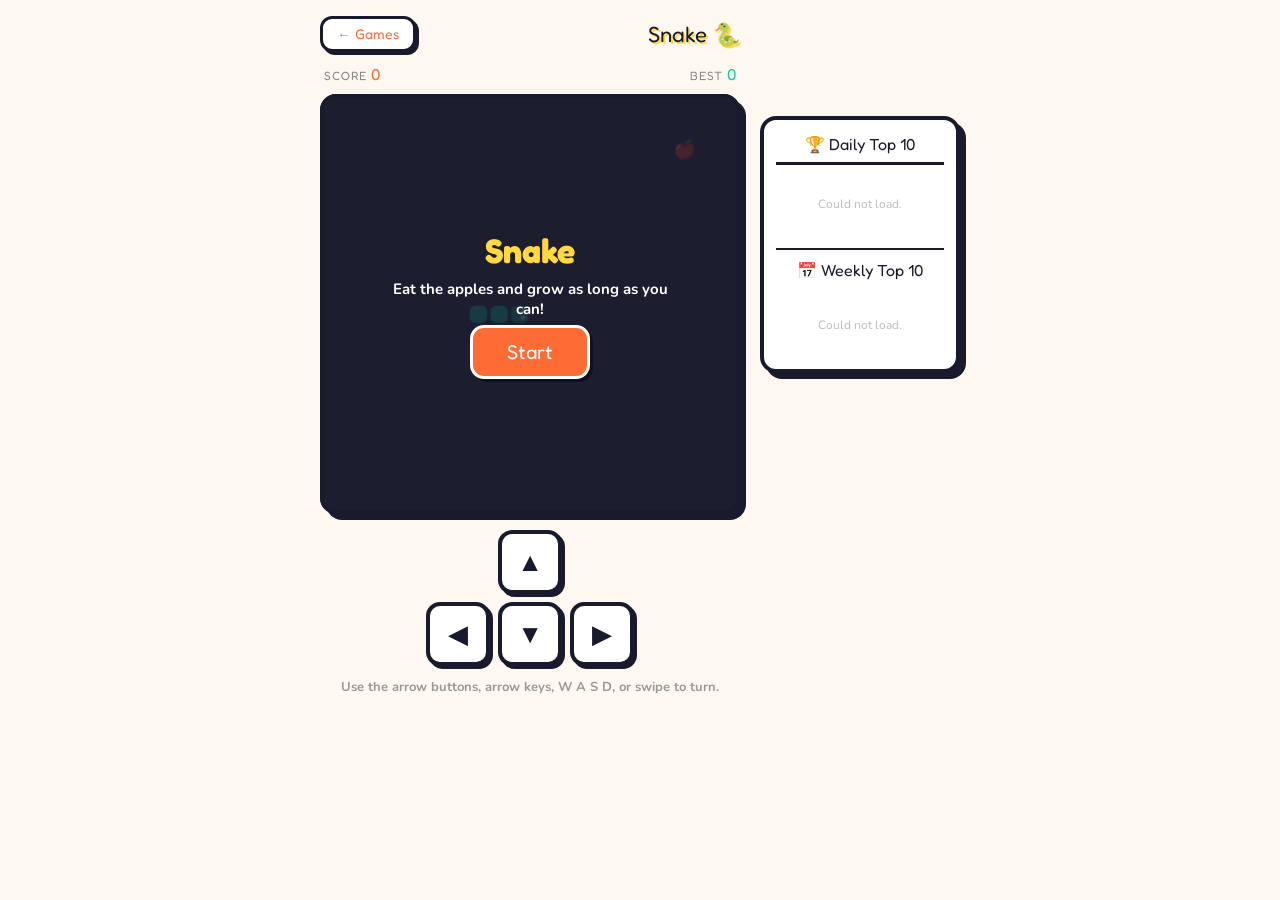
<file: games/snake/index.html>
<!DOCTYPE html>
<html lang="en">
<head>
<meta charset="UTF-8">
<meta name="viewport" content="width=device-width, initial-scale=1.0, maximum-scale=1.0, user-scalable=no">
<title>Snake 🐍</title>
<link href="https://fonts.googleapis.com/css2?family=Fredoka+One&family=Nunito:wght@400;600;700;800&display=swap" rel="stylesheet">
<style>
  :root {
    --yellow: #FFD93D; --orange: #FF6B35; --green: #06D6A0; --blue: #4CC9F0;
    --red: #EF233C; --bg: #FFF8F0; --text: #1A1A2E;
  }
  * { margin: 0; padding: 0; box-sizing: border-box; }
  body {
    font-family: 'Nunito', sans-serif; background: var(--bg); color: var(--text);
    min-height: 100vh; padding: 16px; display: flex; flex-direction: column; align-items: center;
    -webkit-user-select: none; user-select: none;
  }
  a { text-decoration: none; color: inherit; }
  .topbar { width: 100%; max-width: 420px; display: flex; justify-content: space-between; align-items: center; margin-bottom: 12px; }
  .back-link { font-family: 'Fredoka One', cursive; font-size: 14px; color: var(--orange); border: 3px solid var(--text); border-radius: 12px; padding: 6px 14px; background: white; box-shadow: 3px 3px 0 var(--text); }
  .title { font-family: 'Fredoka One', cursive; font-size: 22px; text-shadow: 2px 2px 0 var(--yellow); }
  .scorebar { width: 100%; max-width: 420px; display: flex; justify-content: space-between; font-family: 'Fredoka One', cursive; font-size: 16px; margin-bottom: 10px; padding: 0 4px; }
  .scorebar .label { color: #888; font-size: 12px; letter-spacing: 1px; text-transform: uppercase; }
  .scorebar .val { color: var(--orange); }
  .scorebar .val.best { color: var(--green); }
  .stage { position: relative; width: 100%; max-width: 420px; }
  canvas { display: block; width: 100%; height: auto; border: 4px solid var(--text); border-radius: 16px; box-shadow: 6px 6px 0 var(--text); background: #2b2b3d; touch-action: none; }
  .overlay { position: absolute; inset: 0; background: rgba(26,26,46,0.82); border-radius: 16px; display: flex; flex-direction: column; align-items: center; justify-content: center; text-align: center; color: white; padding: 24px; }
  .overlay.hidden { display: none; }
  .overlay h2 { font-family: 'Fredoka One', cursive; font-size: 34px; margin-bottom: 8px; color: var(--yellow); }
  .overlay p { font-size: 15px; font-weight: 700; margin-bottom: 6px; max-width: 280px; }
  .overlay .big-score { font-family: 'Fredoka One', cursive; font-size: 40px; color: white; margin: 6px 0 10px; }
  .overlay .big-score.hidden { display: none; }
  .btn { background: var(--orange); color: white; border: 3px solid white; border-radius: 14px; padding: 12px 34px; font-family: 'Fredoka One', cursive; font-size: 20px; cursor: pointer; box-shadow: 3px 3px 0 rgba(0,0,0,0.4); }
  .btn:active { transform: translateY(2px); }
  .dpad { margin-top: 16px; display: grid; grid-template-columns: repeat(3, 64px); grid-template-rows: repeat(2, 64px); gap: 8px; }
  .dbtn { background: white; border: 4px solid var(--text); border-radius: 14px; box-shadow: 3px 3px 0 var(--text); font-size: 26px; display: flex; align-items: center; justify-content: center; cursor: pointer; touch-action: none; }
  .dbtn:active { transform: translate(2px,2px); box-shadow: 1px 1px 0 var(--text); }
  .dbtn.up { grid-column: 2; grid-row: 1; }
  .dbtn.left { grid-column: 1; grid-row: 2; }
  .dbtn.down { grid-column: 2; grid-row: 2; }
  .dbtn.right { grid-column: 3; grid-row: 2; }
  .hint { margin-top: 12px; font-size: 13px; font-weight: 700; color: #999; text-align: center; max-width: 420px; }

  /* === LEADERBOARD LAYOUT === */
  .game-wrapper { display: flex; gap: 20px; align-items: flex-start; justify-content: center; width: 100%; max-width: 660px; }
  .game-col { display: flex; flex-direction: column; align-items: center; width: 100%; max-width: 420px; }
  .lb-panel { flex: 0 0 200px; background: white; border: 4px solid var(--text); border-radius: 16px; box-shadow: 6px 6px 0 var(--text); padding: 14px 12px; margin-top: 100px; }
  .lb-panel-title { font-family: 'Fredoka One', cursive; font-size: 16px; text-align: center; margin-bottom: 10px; padding-bottom: 8px; border-bottom: 3px solid var(--text); }
  .lb-panel-title-week { margin-top: 14px; padding-top: 10px; border-top: 2px solid var(--text); border-bottom: none; padding-bottom: 6px; }
  .lb-row { display: flex; align-items: center; gap: 5px; padding: 5px 2px; border-bottom: 1px solid #f0f0f0; font-size: 12px; font-weight: 700; }
  .lb-row:last-child { border-bottom: none; }
  .lb-rank { flex: 0 0 28px; font-family: 'Fredoka One', cursive; font-size: 13px; }
  .lb-name { flex: 1; overflow: hidden; text-overflow: ellipsis; white-space: nowrap; color: var(--text); }
  .lb-score { color: var(--orange); font-family: 'Fredoka One', cursive; font-size: 13px; }
  .lb-empty, .lb-loading { color: #bbb; font-size: 12px; text-align: center; padding: 20px 4px; line-height: 1.6; }
  /* Name entry inside overlay */
  .name-entry { width: 100%; text-align: center; margin: 4px 0 8px; display: none; }
  .name-entry .ne-label { font-size: 13px; color: var(--yellow); font-weight: 800; margin-bottom: 8px; }
  .name-entry input { width: 190px; padding: 8px 12px; border-radius: 10px; border: 3px solid white; font-family: 'Nunito', sans-serif; font-size: 15px; font-weight: 700; background: rgba(255,255,255,0.15); color: white; outline: none; text-align: center; display: block; margin: 0 auto 10px; }
  .name-entry input::placeholder { color: rgba(255,255,255,0.5); }
  .ne-btns { display: flex; gap: 8px; justify-content: center; }
  .ne-btn { padding: 8px 20px !important; font-size: 15px !important; line-height: 1 !important; }
  .ne-btn-skip { background: rgba(255,255,255,0.2) !important; }
  @media (max-width: 680px) {
    .game-wrapper { flex-direction: column; align-items: center; }
    .lb-panel { flex: none; width: 100%; max-width: 420px; margin-top: 16px; }
  }
</style>
</head>
<body>
<div class="game-wrapper">
  <div class="game-col">
    <div class="topbar">
      <a href="/games/" class="back-link">&larr; Games</a>
      <span class="title">Snake 🐍</span>
    </div>
    <div class="scorebar">
      <div><span class="label">Score</span> <span class="val" id="score">0</span></div>
      <div><span class="label">Best</span> <span class="val best" id="best">0</span></div>
    </div>
    <div class="stage">
      <canvas id="game" width="400" height="400"></canvas>
      <div class="overlay" id="overlay">
        <h2 id="ov-title">Snake</h2>
        <p id="ov-text">Eat the apples and grow as long as you can!</p>
        <div class="big-score hidden" id="ov-score"></div>
        <div class="name-entry" id="name-entry">
          <div class="ne-label">🏆 You made Top 10!</div>
          <input type="text" id="nm-input" maxlength="20" placeholder="Your name" autocomplete="off">
          <div class="ne-btns">
            <button class="btn ne-btn" id="nm-submit">Save</button>
            <button class="btn ne-btn ne-btn-skip" id="nm-skip">Skip</button>
          </div>
        </div>
        <button class="btn" id="startBtn">Start</button>
      </div>
    </div>
    <div class="dpad">
      <div class="dbtn up" data-dir="up">▲</div>
      <div class="dbtn left" data-dir="left">◀</div>
      <div class="dbtn down" data-dir="down">▼</div>
      <div class="dbtn right" data-dir="right">▶</div>
    </div>
    <p class="hint">Use the arrow buttons, arrow keys, W A S D, or swipe to turn.</p>
  </div>

  <div class="lb-panel">
    <div class="lb-panel-title">🏆 Daily Top 10</div>
    <div id="lb-list-daily"><div class="lb-loading">Loading…</div></div>
    <div class="lb-panel-title lb-panel-title-week">📅 Weekly Top 10</div>
    <div id="lb-list-weekly"><div class="lb-loading">Loading…</div></div>
  </div>
</div>

<script>
(function() {
  var canvas = document.getElementById('game');
  var ctx = canvas.getContext('2d');
  var COLS = 20, ROWS = 20, CELL = 20;
  var GAME_KEY = 'snake';

  var snake, dir, nextDir, food, state = 'start', score = 0;
  var best = parseInt(localStorage.getItem('snakeHighScore') || '0', 10);
  var stepMs = 140, acc = 0, lastTime = performance.now();
  document.getElementById('best').textContent = best;

  function reset() {
    snake = [{x:9,y:10},{x:8,y:10},{x:7,y:10}];
    dir = {x:1,y:0}; nextDir = {x:1,y:0};
    score = 0; stepMs = 140;
    document.getElementById('score').textContent = '0';
    placeFood();
  }

  function placeFood() {
    var ok = false;
    while (!ok) {
      food = {x: Math.floor(Math.random()*COLS), y: Math.floor(Math.random()*ROWS)};
      ok = !snake.some(function(s){ return s.x===food.x && s.y===food.y; });
    }
  }

  function startGame() {
    document.getElementById('name-entry').style.display = 'none';
    document.getElementById('startBtn').style.display = '';
    reset();
    state = 'playing';
    document.getElementById('overlay').classList.add('hidden');
  }

  function gameOver() {
    state = 'over';
    sndDie();
    if (score > best) {
      best = score;
      localStorage.setItem('snakeHighScore', String(best));
      document.getElementById('best').textContent = best;
    }
    document.getElementById('ov-title').textContent = 'Game Over';
    document.getElementById('ov-text').textContent = score >= best && score > 0 ? 'New high score! 🏆' : 'Good try! Go again?';
    var os = document.getElementById('ov-score');
    os.textContent = 'Score: ' + score; os.classList.remove('hidden');
    document.getElementById('startBtn').textContent = 'Play Again';
    document.getElementById('startBtn').style.display = 'none';
    document.getElementById('overlay').classList.remove('hidden');
    checkLeaderboard(score);
  }

  function setDir(d) {
    var map = { up:{x:0,y:-1}, down:{x:0,y:1}, left:{x:-1,y:0}, right:{x:1,y:0} };
    var nd = map[d]; if (!nd) return;
    if (nd.x === -dir.x && nd.y === -dir.y) return;
    nextDir = nd;
  }

  function step() {
    dir = nextDir;
    var head = {x: snake[0].x + dir.x, y: snake[0].y + dir.y};
    if (head.x < 0 || head.x >= COLS || head.y < 0 || head.y >= ROWS) { gameOver(); return; }
    if (snake.some(function(s){ return s.x===head.x && s.y===head.y; })) { gameOver(); return; }
    snake.unshift(head);
    if (head.x === food.x && head.y === food.y) {
      score++;
      document.getElementById('score').textContent = score;
      if (stepMs > 75) stepMs -= 3;
      placeFood();
      sndEat();
    } else {
      snake.pop();
    }
  }

  function roundRect(x, y, w, h, r) {
    ctx.beginPath();
    ctx.moveTo(x+r, y);
    ctx.arcTo(x+w, y, x+w, y+h, r);
    ctx.arcTo(x+w, y+h, x, y+h, r);
    ctx.arcTo(x, y+h, x, y, r);
    ctx.arcTo(x, y, x+w, y, r);
    ctx.closePath();
  }

  function draw() {
    ctx.fillStyle = '#2b2b3d';
    ctx.fillRect(0,0,canvas.width,canvas.height);
    ctx.strokeStyle = 'rgba(255,255,255,0.04)';
    for (var i=1;i<COLS;i++){ ctx.beginPath(); ctx.moveTo(i*CELL,0); ctx.lineTo(i*CELL,canvas.height); ctx.stroke(); }
    for (var j=1;j<ROWS;j++){ ctx.beginPath(); ctx.moveTo(0,j*CELL); ctx.lineTo(canvas.width,j*CELL); ctx.stroke(); }
    if (food) {
      ctx.font = '18px serif'; ctx.textAlign='center'; ctx.textBaseline='middle';
      ctx.fillText('🍎', food.x*CELL+CELL/2, food.y*CELL+CELL/2+1);
    }
    if (snake) {
      for (var k=0;k<snake.length;k++){
        var s = snake[k];
        ctx.fillStyle = k===0 ? '#04b386' : '#06D6A0';
        roundRect(s.x*CELL+1.5, s.y*CELL+1.5, CELL-3, CELL-3, 6);
        ctx.fill();
        if (k===0) {
          ctx.fillStyle = 'white';
          var cx = s.x*CELL+CELL/2, cy = s.y*CELL+CELL/2;
          ctx.beginPath(); ctx.arc(cx - 3*dir.y - (dir.x!==0?0:3) + (dir.x?3:0), cy - 3*dir.x + (dir.y?3:0), 2, 0, 7); ctx.fill();
          ctx.beginPath(); ctx.arc(cx + 3*dir.y + (dir.x?3:0), cy + 3*dir.x + (dir.y?3:0), 2, 0, 7); ctx.fill();
        }
      }
    }
  }

  function loop(now) {
    var dt = now - lastTime; lastTime = now;
    if (dt > 200) dt = 200;
    if (state === 'playing') {
      acc += dt;
      while (acc >= stepMs) { step(); acc -= stepMs; }
    }
    draw();
    requestAnimationFrame(loop);
  }

  window.addEventListener('keydown', function(e){
    var k = e.key.toLowerCase();
    if (['arrowup','arrowdown','arrowleft','arrowright',' '].indexOf(e.key.toLowerCase())>=0 || k===' ') e.preventDefault();
    if (k==='arrowup'||k==='w') setDir('up');
    else if (k==='arrowdown'||k==='s') setDir('down');
    else if (k==='arrowleft'||k==='a') setDir('left');
    else if (k==='arrowright'||k==='d') setDir('right');
    else if ((k===' '||k==='enter') && state!=='playing') startGame();
  });

  Array.prototype.forEach.call(document.querySelectorAll('.dbtn'), function(b){
    b.addEventListener('pointerdown', function(e){ e.preventDefault(); setDir(b.getAttribute('data-dir')); });
  });

  var sx=0, sy=0, swiping=false;
  canvas.addEventListener('pointerdown', function(e){ swiping=true; sx=e.clientX; sy=e.clientY; });
  canvas.addEventListener('pointerup', function(e){
    if (!swiping) return; swiping=false;
    var dx = e.clientX - sx, dy = e.clientY - sy;
    if (Math.abs(dx) < 12 && Math.abs(dy) < 12) return;
    if (Math.abs(dx) > Math.abs(dy)) setDir(dx>0?'right':'left');
    else setDir(dy>0?'down':'up');
  });

  document.getElementById('startBtn').addEventListener('click', startGame);

  // === LEADERBOARD ===
  // === AUDIO ===
  var _ac = null;
  function _ctx() {
    if (!_ac) _ac = new (window.AudioContext || window.webkitAudioContext)();
    if (_ac.state === 'suspended') _ac.resume();
    return _ac;
  }
  function playTone(freq, endFreq, dur, type, vol) {
    try {
      var c = _ctx(), o = c.createOscillator(), g = c.createGain();
      o.connect(g); g.connect(c.destination);
      o.type = type || 'sine';
      o.frequency.setValueAtTime(freq, c.currentTime);
      if (endFreq !== freq) o.frequency.linearRampToValueAtTime(endFreq, c.currentTime + dur);
      g.gain.setValueAtTime(vol || 0.2, c.currentTime);
      g.gain.exponentialRampToValueAtTime(0.001, c.currentTime + dur);
      o.start(c.currentTime); o.stop(c.currentTime + dur);
    } catch(ex) {}
  }
  function sndEat() { playTone(440, 880, 0.08, 'square', 0.2); }
  function sndDie() {
    playTone(330, 165, 0.18, 'sawtooth', 0.25);
    setTimeout(function() { playTone(165, 60, 0.28, 'sawtooth', 0.2); }, 180);
  }

  var SB_URL = 'https://pvuxvjieyhmjwhzsixuz.supabase.co';
  var SB_KEY = 'eyJhbGciOiJIUzI1NiIsInR5cCI6IkpXVCJ9.eyJpc3MiOiJzdXBhYmFzZSIsInJlZiI6InB2dXh2amlleWhtandoenNpeHV6Iiwicm9sZSI6ImFub24iLCJpYXQiOjE3ODEzODUwOTUsImV4cCI6MjA5Njk2MTA5NX0.X9ZSlPpnZZyxILZC4F5JYHG3wVHXTtdyZMqhmdK2jtM';

  function sbHeaders() {
    return { 'apikey': SB_KEY, 'Authorization': 'Bearer ' + SB_KEY };
  }

  function esc(s) {
    return String(s)
      .replace(/&/g, '&amp;').replace(/</g, '&lt;').replace(/>/g, '&gt;')
      .replace(/"/g, '&quot;').replace(/'/g, '&#x27;');
  }

  function safeEntries(d) {
    return Array.isArray(d) ? d : [];
  }

  function nyOffsetMs(date) {
    var utc = new Date(date.toLocaleString('en-US', { timeZone: 'UTC' }));
    var ny  = new Date(date.toLocaleString('en-US', { timeZone: 'America/New_York' }));
    return ny - utc;
  }

  function getDailyStartISO() {
    var now = new Date();
    var off = nyOffsetMs(now);
    var nyMs = now.getTime() + off;
    var dayStartNy = nyMs - (nyMs % 86400000);
    return new Date(dayStartNy - off).toISOString();
  }

  function getWeeklyStartISO() {
    var now = new Date();
    var off = nyOffsetMs(now);
    var nyMs = now.getTime() + off;
    var dayStartNy = nyMs - (nyMs % 86400000);
    var dow = new Intl.DateTimeFormat('en-US', { timeZone: 'America/New_York', weekday: 'short' }).format(now);
    var days = { Sun: 0, Mon: 1, Tue: 2, Wed: 3, Thu: 4, Fri: 5, Sat: 6 }[dow] || 0;
    var sunStartNy = dayStartNy - days * 86400000;
    var off2 = nyOffsetMs(new Date(sunStartNy - off));
    return new Date(sunStartNy - off2).toISOString();
  }

  function fetchBothBoards() {
    document.getElementById('lb-list-daily').innerHTML = '<div class="lb-loading">Loading…</div>';
    document.getElementById('lb-list-weekly').innerHTML = '<div class="lb-loading">Loading…</div>';
    var base = SB_URL + '/rest/v1/leaderboard?game=eq.' + GAME_KEY + '&order=score.desc&limit=10';
    return Promise.all([
      fetch(base + '&created_at=gte.' + getDailyStartISO(), { headers: sbHeaders() }).then(function(r) { return r.json(); }),
      fetch(base + '&created_at=gte.' + getWeeklyStartISO(), { headers: sbHeaders() }).then(function(r) { return r.json(); })
    ]).then(function(res) {
      renderLeaderboard(safeEntries(res[0]), 'lb-list-daily');
      renderLeaderboard(safeEntries(res[1]), 'lb-list-weekly');
    }).catch(function() {
      document.getElementById('lb-list-daily').innerHTML = '<div class="lb-empty">Could not load.</div>';
      document.getElementById('lb-list-weekly').innerHTML = '<div class="lb-empty">Could not load.</div>';
    });
  }

  function renderLeaderboard(entries, listId) {
    var list = document.getElementById(listId);
    if (!entries.length) {
      list.innerHTML = '<div class="lb-empty">No scores yet!<br>Be the first 🎮</div>';
      return;
    }
    list.innerHTML = entries.map(function(e, i) {
      var medal = i === 0 ? '🥇' : i === 1 ? '🥈' : i === 2 ? '🥉' : (i + 1) + '.';
      var safeScore = Math.floor(Number(e.score)) || 0;
      return '<div class="lb-row">' +
        '<span class="lb-rank">' + medal + '</span>' +
        '<span class="lb-name">' + esc(e.name) + '</span>' +
        '<span class="lb-score">' + safeScore + '</span>' +
        '</div>';
    }).join('');
  }

  function checkLeaderboard(finalScore) {
    if (!Number.isFinite(finalScore) || finalScore <= 0) { showStartBtn(); fetchBothBoards(); return; }
    var base = SB_URL + '/rest/v1/leaderboard?game=eq.' + GAME_KEY + '&order=score.desc&limit=10';
    Promise.all([
      fetch(base + '&created_at=gte.' + getDailyStartISO(), { headers: sbHeaders() }).then(function(r) { return r.json(); }),
      fetch(base + '&created_at=gte.' + getWeeklyStartISO(), { headers: sbHeaders() }).then(function(r) { return r.json(); })
    ]).then(function(res) {
      var daily = safeEntries(res[0]);
      var weekly = safeEntries(res[1]);
      renderLeaderboard(daily, 'lb-list-daily');
      renderLeaderboard(weekly, 'lb-list-weekly');
      var inDaily = daily.length < 10 || finalScore > daily[daily.length - 1].score;
      var inWeekly = weekly.length < 10 || finalScore > weekly[weekly.length - 1].score;
      if (inDaily || inWeekly) { showNameEntry(finalScore); } else { showStartBtn(); }
    }).catch(function() { showStartBtn(); });
  }

  function showNameEntry(finalScore) {
    var ne = document.getElementById('name-entry');
    var inp = document.getElementById('nm-input');
    ne.style.display = 'block';
    inp.value = '';
    setTimeout(function() { try { inp.focus(); } catch(ex) {} }, 100);

    function doSubmit() {
      var name = inp.value.trim().slice(0, 20) || 'Anonymous';
      ne.style.display = 'none';
      fetch(SB_URL + '/rest/v1/leaderboard', {
        method: 'POST',
        headers: Object.assign({}, sbHeaders(), { 'Content-Type': 'application/json', 'Prefer': 'return=minimal' }),
        body: JSON.stringify({ game: GAME_KEY, name: name, score: Math.floor(finalScore) })
      })
      .then(function() { return fetchBothBoards(); })
      .catch(function() {})
      .then(function() { showStartBtn(); });
    }

    document.getElementById('nm-submit').onclick = doSubmit;
    document.getElementById('nm-skip').onclick = function() {
      ne.style.display = 'none';
      showStartBtn();
      fetchBothBoards();
    };
    inp.onkeydown = function(e) { if (e.key === 'Enter') { e.preventDefault(); doSubmit(); } };
  }

  function showStartBtn() {
    document.getElementById('startBtn').style.display = '';
  }

  fetchBothBoards();
  reset();
  requestAnimationFrame(loop);
})();
</script>
</body>
</html>
</file>
<file: assets/style.css>
:root {
  --yellow: #FFD93D;
  --orange: #FF6B35;
  --pink: #FF6B9D;
  --green: #06D6A0;
  --blue: #4CC9F0;
  --purple: #7B5EA7;
  --red: #EF233C;
  --teal: #0CB0A9;
  --bg: #FFF8F0;
  --text: #1A1A2E;
}

* { margin: 0; padding: 0; box-sizing: border-box; }

body {
  font-family: 'Nunito', sans-serif;
  background: var(--bg);
  color: var(--text);
  min-height: 100vh;
}

a { text-decoration: none; color: inherit; }
</file>
